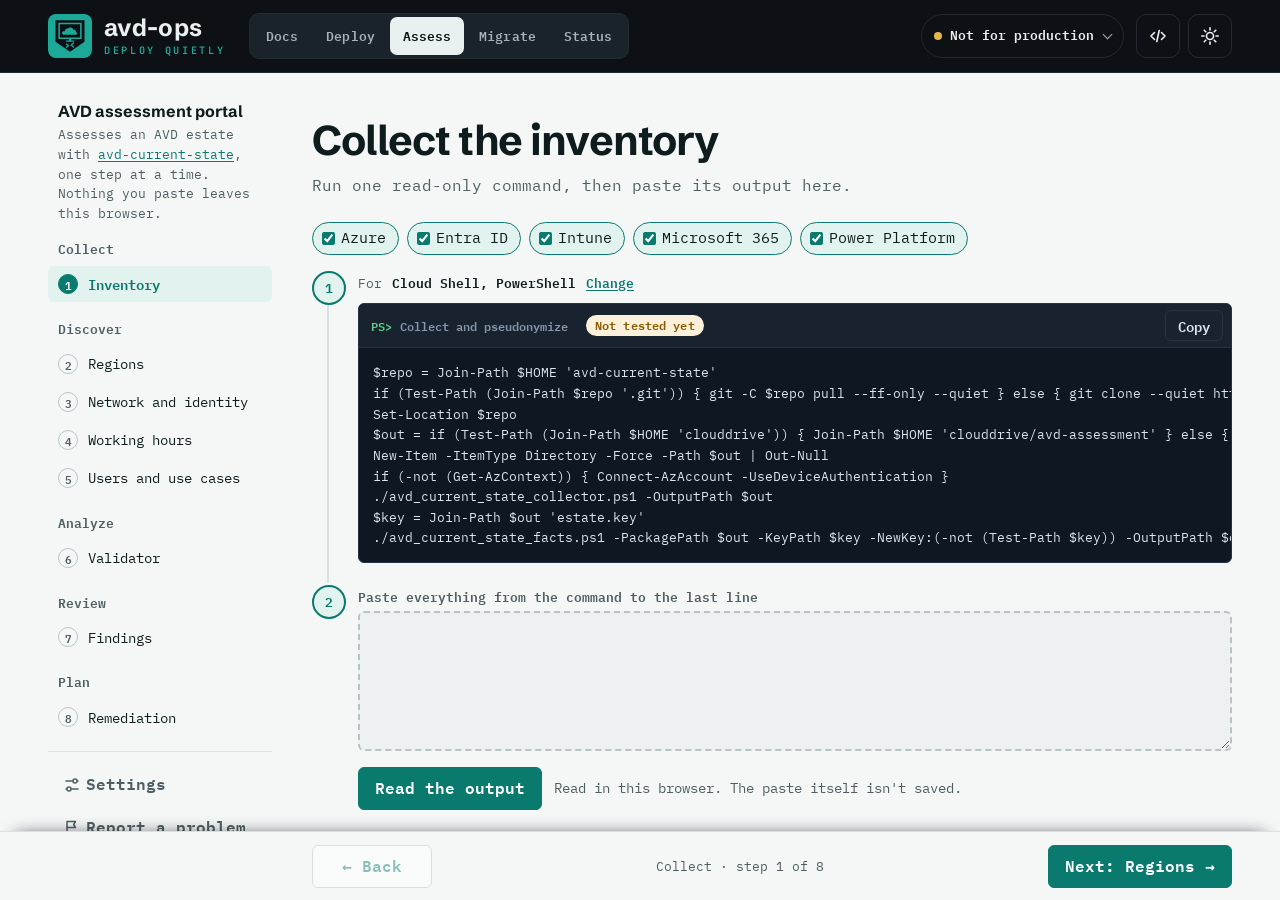
<file: site/index.html>
<!doctype html>
<html lang="en">
<head>
<meta charset="utf-8">
<meta name="viewport" content="width=device-width, initial-scale=1">
<title>avd-current-state &mdash; avd-ops.app/assess/</title>
<meta http-equiv="refresh" content="0; url=portal/">
<link rel="icon" href="assets/brand/favicon.svg" type="image/svg+xml">
<link rel="stylesheet" href="assets/avd-ops.css">
</head>
<body>
<main class="wrap">
<p class="warn"><strong>Personal project, not for production.</strong> Provided as is, without warranty of any kind (MIT License). Not affiliated with, endorsed by or supported by the author's employer, Liquidware or Microsoft.</p>
<p>The assessment portal is at <a href="portal/">portal/</a>.</p>
</main>
</body>
</html>
</file>
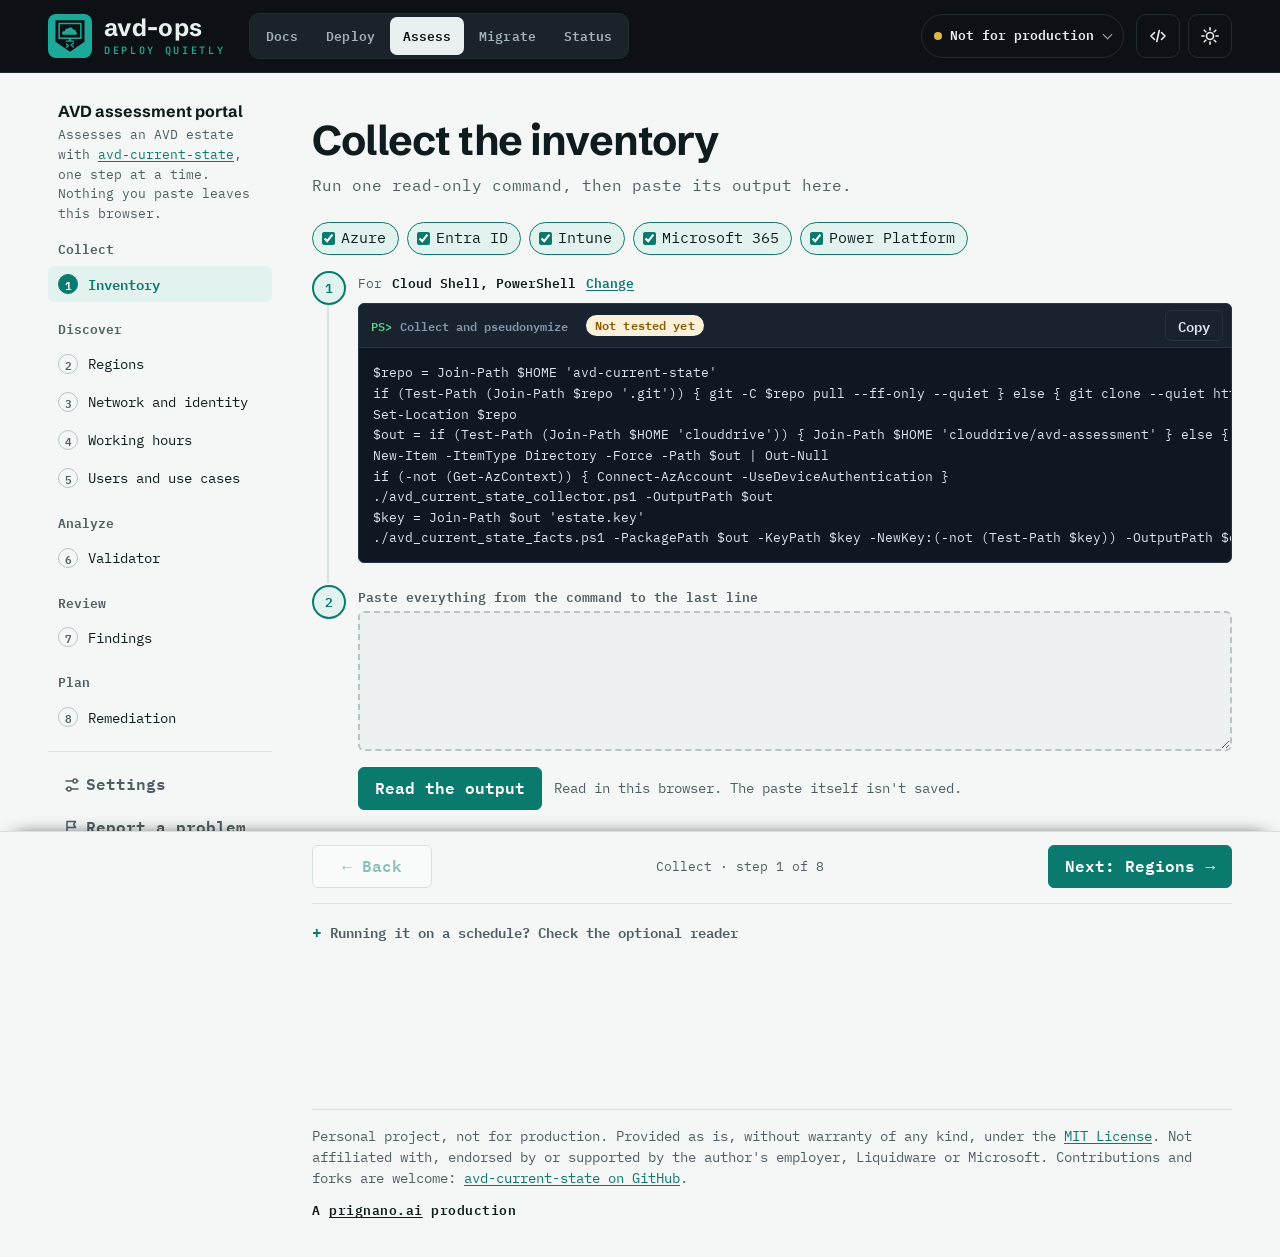
<file: site/portal/index.html>
<!doctype html>
<html lang="en">
<head>
<meta charset="utf-8">
<meta name="viewport" content="width=device-width, initial-scale=1">
<title>AVD Assessment Portal</title>
<meta name="description" content="Walks an Azure Virtual Desktop assessment step by step: collect the inventory, run the discovery interview, analyze against the standards. Everything stays in your browser.">
<link rel="icon" href="../assets/brand/favicon.svg" type="image/svg+xml">
<link rel="stylesheet" href="../assets/avd-ops.css">
<link rel="stylesheet" href="../assets/avd-ops-portal.css">
<link rel="stylesheet" href="../assets/avd-ops-shell.css">
<script src="../assets/theme.js"></script>
<style>
  /* The assessment portal (docs/assessment-portal-spec.md). Tokens, fonts and the shared portal components come
     from the avd-ops design system, vendored in ../assets/ (avd-ops docs/design-system.md), so the page makes
     no request to another site. This block holds only this page's layout. */
  /* The avd-ops shell bar (avd-ops docs/design-system.md, "Shell") lines up with the portal's column; under it the
     page's own title row: the portal's name, then its own links and settings. */
  .shell main{padding-block:0}
  /* avd-ops-portal.css styles every button as a primary action; the shell's theme button keeps the bar's look. */
  .portal header.bar .iconbtn,.portal header.bar .iconbtn:hover:not(:disabled){padding:0;background:transparent;color:var(--shell-fg);border-color:var(--shell-line)}
  .portal header.bar .iconbtn:hover:not(:disabled){background:var(--shell-hover)}
  /* The wizard (avd-ops docs/design-system.md, "Wizard"): the step column, then Back and Next, then the notice and
     credit in the same column. Focus scrolls clear of the bar on top and of Back and Next. */
  .wz-main{min-width:0}
  /* avd-ops-portal.css styles every button as a primary action; the rail's tools keep their quiet look. */
  .portal button.wz-tool,.portal button.wz-tool:hover:not(:disabled){border:0;background:none;color:var(--muted)}
  .portal button.wz-tool:hover:not(:disabled),.portal button.wz-tool[aria-expanded="true"]{background:var(--sunken);color:var(--fg)}
  html{scroll-padding-top:calc(var(--bar) + env(safe-area-inset-top,0px) + 16px);scroll-padding-bottom:96px}
  .wz-stage .row+.row,.wz-stage .switch+.row{margin-top:var(--space-3)}
  .runin{margin:var(--space-3) 0 var(--space-2)}
  .after{max-width:var(--page);margin:0 auto;padding-top:24px;padding-left:max(var(--gutter),env(safe-area-inset-left,0px));padding-right:max(var(--gutter),env(safe-area-inset-right,0px))}
  @media (min-width:64.01rem){.after{padding-left:calc(max(var(--gutter),env(safe-area-inset-left,0px)) + 14rem + var(--space-6))}}
  .reply .table-wrap{margin-top:var(--space-2)}
  .credit{margin:0;padding:0 0 calc(24px + env(safe-area-inset-bottom,0px));font:600 .8rem var(--mono);letter-spacing:.04em;color:var(--fg)}
  .credit a{color:inherit}
  .portal footer.disclaimer{padding-bottom:10px}
  .runin .segmented input:disabled+span{opacity:.45;cursor:default}
  #runin-note{font-size:.88rem}
  #runin-note:empty{display:none}
  .term-head .untested{margin-right:auto;margin-left:10px}
  .term+.requires{margin:6px 0 0}
  .panel-head{display:flex;align-items:baseline;gap:var(--space-3);margin-bottom:var(--space-2)}
  .panel-head h2{margin:0}
  .panel-head button{margin-left:auto}
  .gap{margin-top:var(--space-3)}
  .result-line{display:flex;gap:10px;align-items:center;flex-wrap:wrap;margin:var(--space-3) 0}
  .days{display:flex;flex-wrap:wrap;gap:var(--space-2)}
  .days label{display:inline-flex;gap:6px;align-items:center;border:1px solid var(--line-strong);border-radius:var(--pill);padding:4px 12px 4px 9px;cursor:pointer;font-size:.92rem;background:var(--surface)}
  .days label:has(input:checked){border-color:var(--accent);background:var(--accent-soft)}
  .days input{accent-color:var(--accent);margin:0}
  .errors{margin:var(--space-3) 0 0;padding:var(--space-3) var(--space-4);border:1px solid var(--bad);border-radius:var(--radius-sm);background:var(--bad-soft);color:var(--fg)}
  .errors ul{margin:var(--space-1) 0 0;padding-left:1.2rem}
  .private{font-size:.82rem;color:var(--muted)}
  .private::before{content:"Private: ";font-weight:600}
  .actions{display:flex;flex-wrap:wrap;gap:var(--space-3);align-items:center;margin-top:var(--space-4)}
  .later{border-left:3px solid var(--line-strong);padding-left:var(--space-3);color:var(--muted)}
  [aria-invalid="true"]{border-color:var(--bad)!important}
  .row>.filedrop{flex:1 1 260px}
  #report-body{min-height:220px}
  #report-panel .switch{margin-top:var(--space-3)}
  table.findings caption{text-align:left;font:600 .85rem var(--display);color:var(--muted);padding:var(--space-2) .7rem}
  table.findings td{vertical-align:middle}
  table.findings td.check strong{display:block;font-weight:600}
  table.findings td.check code{font-size:.75rem}
  table.findings .carried{display:block;font-size:.78rem;color:var(--caution)}
  table.findings select,table.findings input[type=text]{min-width:9rem}
  table.findings textarea{min-height:2.4rem;min-width:12rem}
  table.findings tr.hidden-pass{display:none}
  /* Phones: one card per finding. */
  @media (max-width:40rem){
    .findings-wrap{border:0;background:none}
    table.findings thead{position:absolute;width:1px;height:1px;overflow:hidden;clip:rect(0 0 0 0)}
    table.findings,table.findings tbody,table.findings tr,table.findings td{display:block;width:100%}
    table.findings tr{border:1px solid var(--line);border-radius:var(--radius-sm);background:var(--surface);margin-bottom:var(--space-3);padding:var(--space-2) 0}
    table.findings td{border:0;padding:.35rem .8rem}
    table.findings td[data-label]::before{content:attr(data-label);display:block;font:600 .82rem var(--body);color:var(--muted);margin-bottom:2px}
    table.findings tr.hidden-pass{display:none}
  }
</style>
</head>
<body class="portal shell">
<!-- The avd-ops shell (avd-ops docs/design-system.md, "Shell"): the brand bar and switcher shared with avd-ops.dev and the deployment portal. -->
<header class="bar"><div class="bar-in"><a class="brand" href="https://avd-ops.dev/"><img class="mark" src="../assets/brand/mark.svg" alt="" width="44" height="44"><span class="name"><span class="word">avd-ops</span><span class="tag">Deploy quietly</span></span></a>
<nav class="switcher" aria-label="avd-ops tools"><a href="https://avd-ops.dev/">Docs</a><a href="https://avd-ops.app/deploy/">Deploy</a><a href="./" aria-current="page">Assess</a><a href="https://avd-ops.app/migrate/">Migrate</a><a href="https://avd-ops.app/status/">Status</a></nav>
<details class="notice" id="disclaimer"><summary><strong class="long">Personal project. Not for production. No warranty.</strong><strong class="short">Not for production</strong></summary>
<div class="full"><ul><li><strong>Personal project, not for production.</strong> Provided as is, without warranty of any kind (<a href="https://github.com/avd-ops/avd-current-state/blob/main/LICENSE">MIT License</a>).</li>
<li>Not affiliated with, endorsed by or supported by the author's employer, and not an official Microsoft product.</li>
<li>Not a certification, a compliance attestation or a security audit.</li></ul></div></details>
<div class="tools"><button class="iconbtn dev" type="button" aria-pressed="false" aria-label="Show contract and decision IDs (dev mode)" title="Show contract and decision IDs (dev mode)"><svg viewBox="0 0 20 20" fill="none" stroke="currentColor" stroke-width="1.6" stroke-linecap="round" stroke-linejoin="round" aria-hidden="true"><path d="M6.5 6.5 3 10l3.5 3.5M13.5 6.5 17 10l-3.5 3.5M11.2 4.5 8.8 15.5"/></svg></button><button class="iconbtn theme" type="button" aria-label="Switch theme"><svg class="sun" viewBox="0 0 20 20" fill="none" stroke="currentColor" stroke-width="1.6" stroke-linecap="round" aria-hidden="true"><circle cx="10" cy="10" r="3.5"/><path d="M10 1.8v2.2M10 16v2.2M1.8 10H4M16 10h2.2M4.2 4.2l1.6 1.6M14.2 14.2l1.6 1.6M4.2 15.8l1.6-1.6M14.2 5.8l1.6-1.6"/></svg><svg class="moon" viewBox="0 0 20 20" fill="none" stroke="currentColor" stroke-width="1.6" stroke-linejoin="round" aria-hidden="true"><path d="M16.5 12.4A7 7 0 0 1 7.6 3.5a7 7 0 1 0 8.9 8.9Z"/></svg></button></div></div></header>
<!-- Settings and Report a problem open as sheets over the step (avd-ops docs/design-system.md, "Sheet"); Escape or the backdrop closes them. -->
<button type="button" class="sheet-backdrop hidden" id="sheet-backdrop" aria-label="Close" tabindex="-1"></button>
<section class="sheet hidden" id="settings-panel" role="dialog" aria-modal="true" aria-labelledby="settings-title">
  <div class="panel-head"><h2 id="settings-title">Assessment settings</h2><button type="button" class="linkbtn" id="settings-close">Close</button></div>
  <p class="muted">Used to build the commands. Kept only in this browser.</p>
  <!-- Run in (avd-ops docs/design-system.md): every command block follows this choice. Cloud Shell PowerShell is the default; the choice is kept in this browser only. -->
  <div class="runin" id="runin" role="group" aria-labelledby="runin-title"><span class="runin-title" id="runin-title">Run the commands in</span>
    <div class="segmented" role="radiogroup" aria-label="Where"><label><input type="radio" name="runin-where" value="cloudshell" checked><span>Cloud Shell</span></label><label><input type="radio" name="runin-where" value="windows"><span>Windows</span></label><label><input type="radio" name="runin-where" value="macos"><span>macOS</span></label></div>
    <div class="segmented" role="radiogroup" aria-label="Shell"><label><input type="radio" name="runin-shell" value="pwsh" checked><span>PowerShell</span></label><label><input type="radio" name="runin-shell" value="bash"><span>Bash</span></label></div>
    <div class="segmented" role="radiogroup" aria-label="Cloud"><label><input type="radio" name="runin-cloud" value="commercial" checked><span>Commercial</span></label><label><input type="radio" name="runin-cloud" value="usgov"><span>Azure US Gov / GCC High</span></label></div>
    <span class="muted" id="runin-note"></span>
  </div>
  <label class="field gap"><span>Subscriptions to collect</span><textarea class="prose" id="subscriptions" autocomplete="off" placeholder="One per line, by name. Empty: every subscription you can read."></textarea></label>
  <div class="row gap">
    <label class="field"><span>Subscription to validate</span><input type="text" id="validationSubscription" autocomplete="off" placeholder="Empty: the first one above"></label>
    <label class="field"><span>Resource group (optional)</span><input type="text" id="resourceGroup" autocomplete="off" placeholder="Empty: every host pool in the subscription"></label>
  </div>
  <div class="actions">
    <button type="button" class="secondary" id="reset">Start over</button>
    <span class="muted">Clears the saved progress, answers, notes and settings from this browser.</span>
  </div>
</section>

<!-- Report a problem (docs/assessment-portal-spec.md, decision 5): redacted here with the avd-ops engine's
     redact.js, then GitHub's new-issue form opens with it. Nothing is sent from this page. -->
<section class="sheet hidden" id="report-panel" role="dialog" aria-modal="true" aria-labelledby="report-title">
  <div class="panel-head"><h2 id="report-title">Report a problem</h2><button type="button" class="linkbtn" id="report-close">Close</button></div>
  <p>This opens a <strong>public</strong> GitHub issue. Your browser redacts the report first. Read it before you send it.</p>
  <details class="more"><summary>What gets removed</summary>
    <p>Anything that looks like a password, key or token; email addresses and UPNs; tenant and domain names; IDs; public IP addresses; user names in paths; subscription and resource group names (from your settings and the output); resource names in Azure resource IDs; storage and key vault names; and the words you add below. Server names the output prints any other way are not found: add them. Nothing leaves this page until you submit the issue on GitHub, which needs a GitHub account.</p>
  </details>
  <label class="field gap"><span>What were you doing, and what went wrong?</span><textarea class="prose" id="report-desc" rows="3"></textarea></label>
  <label class="switch gap"><input type="checkbox" id="report-output" checked><span><strong>Include the output pasted at this stage</strong></span></label>
  <label class="field gap"><span>Also remove (comma-separated: company, server and app names, anything else private)</span><input type="text" id="report-terms" autocomplete="off"></label>
  <label class="field gap"><span>The report, as it will be sent (you can edit it)</span><textarea id="report-body" spellcheck="false"></textarea></label>
  <p class="muted" id="report-summary" role="status"></p>
  <label class="switch"><input type="checkbox" id="report-ok"><span><strong>I have read the report and it holds nothing private</strong></span></label>
  <div class="actions">
    <button type="button" id="report-submit" disabled>Open GitHub issue</button>
    <button type="button" class="secondary" id="report-copy">Copy report</button>
    <span class="muted" id="report-status" role="status"></span>
  </div>
</section>

<!-- The wizard (avd-ops docs/design-system.md, "Wizard"): the steps down the left, grouped by the five stages,
     one step on screen at a time. portal.js fills the list and the progress bar from its STEPS. -->
<main class="wz-layout">
  <header class="top wz-rail">
    <div class="title"><h1>AVD assessment portal</h1>
      <p class="purpose">Assesses an AVD estate with <a href="https://github.com/avd-ops/avd-current-state">avd-current-state</a>, one step at a time. Nothing you paste leaves this browser.</p></div>
    <ol class="wz-list" id="steps" aria-label="Assessment progress"></ol>
    <ol class="wz-progress" id="steps-bar" aria-label="Assessment progress"></ol>
    <div class="toplinks wz-tools">
      <button type="button" class="wz-tool" id="settings-link" aria-controls="settings-panel" aria-expanded="false" title="Assessment settings"><svg viewBox="0 0 16 16" aria-hidden="true" fill="none" stroke="currentColor" stroke-width="1.5" stroke-linecap="round"><path d="M2 4h7M13 4h1M2 12h1M7 12h7"/><circle cx="11" cy="4" r="2"/><circle cx="5" cy="12" r="2"/></svg><span class="t">Settings</span></button>
      <button type="button" class="wz-tool" id="report-link" aria-controls="report-panel" aria-expanded="false" title="Report a problem"><svg viewBox="0 0 16 16" aria-hidden="true" fill="none" stroke="currentColor" stroke-width="1.5" stroke-linecap="round" stroke-linejoin="round"><path d="M3 14V2.5h8.5l-1.8 3 1.8 3H3"/></svg><span class="t">Report a problem</span></button></div>
  </header>
  <div class="wz-main">

  <section class="wz-stage" id="stage-collect" data-step="collect" aria-labelledby="collect-title">
    <h2 id="collect-title">Collect the inventory</h2>
    <p class="purpose">Run one read-only command, then paste its output here.</p>
    <div class="days gap" id="planes" role="group" aria-label="Control planes to collect">
      <label><input type="checkbox" value="azure" checked> Azure</label><label><input type="checkbox" value="entra" checked> Entra ID</label><label><input type="checkbox" value="intune" checked> Intune</label><label><input type="checkbox" value="m365" checked> Microsoft 365</label><label><input type="checkbox" value="power-platform" checked> Power Platform</label>
    </div>
    <div class="slot">
      <div class="stop" id="collect-run">
        <p class="runline">For <strong class="runin-where">Cloud Shell, PowerShell</strong><button type="button" class="linkbtn" data-runin-change>Change</button></p>
        <div class="term"><div class="term-head"><span class="term-label">Collect and pseudonymize</span><button type="button" data-copy="collect-cmd">Copy</button></div><pre id="collect-cmd"></pre></div>
      </div>
      <div class="stop" id="collect-paste-stop">
        <label class="field"><span>Paste everything from the command to the last line</span><textarea class="paste" id="collect-paste" spellcheck="false" autocomplete="off"></textarea></label>
        <div class="actions"><button type="button" id="collect-read">Read the output</button><span class="quiet">Read in this browser. The paste itself isn't saved.</span></div>
        <div id="collect-result" class="gap" aria-live="polite"></div>
      </div>
    </div>
    <details class="more"><summary>What the command does</summary>
      <p>The collector reads what is in your subscriptions through Resource Graph and writes an evidence package in Cloud Shell. Then the facts script gives the estate a pseudonym, which the later steps use instead of any name. Both only read. Run each command in <a href="https://shell.azure.com/powershell" target="_blank" rel="noopener">Azure Cloud Shell</a> and paste the output back: nothing you paste or type leaves this page unless you send a report yourself.</p>
    </details>
    <details class="more" id="reader-run"><summary>Running it on a schedule? Check the optional reader</summary>
      <p>An optional read-only identity lets GitHub Actions in your private repo run the collector with nobody signed in. Set it up from the <a href="https://github.com/avd-ops/avd-current-state/blob/main/docs/reader-identity.md">reader guide</a>; this check only reads.</p>
      <div class="term"><div class="term-head"><span class="term-label">Check the reader</span><button type="button" data-copy="reader-cmd">Copy</button></div><pre id="reader-cmd"></pre></div>
    </details>
  </section>

  <section class="wz-stage hidden discover" id="stage-regions" data-step="regions" aria-labelledby="regions-title">
    <h2 id="regions-title">Residency and regions</h2>
    <p class="purpose">Where the estate's data must stay, and where you would like it.</p>
    <label class="switch"><input type="checkbox" id="residencyRequired"><span><strong>Data must stay in named regions</strong><br><span class="muted">Regulation or contract, not preference.</span></span></label>
    <div class="row gap">
      <label class="field"><span>Regions data must stay in</span><input type="text" id="residencyRegions" autocomplete="off" placeholder="eastus2, centralus"></label>
      <label class="field"><span>Preferred regions, most preferred first (up to 3)</span><input type="text" id="preferredRegions" autocomplete="off" placeholder="eastus2, centralus"></label>
    </div>
    <label class="field gap"><span class="private">notes</span><textarea class="prose" data-note="residency" aria-label="Private notes on residency and regions"></textarea></label>
    <details class="more"><summary>Where the answers go</summary>
      <p>The discovery interview asks what telemetry can't know. The answers become <code>intake.json</code> (avd-intake/v1), which holds only choices, region names, times and the estate pseudonym. Private notes go in a notes file that stays on your device.</p>
    </details>
  </section>

  <section class="wz-stage hidden discover" id="stage-network" data-step="network" aria-labelledby="network-title">
    <h2 id="network-title">Network and identity</h2>
    <p class="purpose">The network the landing zone joins, and the identity it is held to.</p>
    <label class="field"><span>The network the landing zone has to join</span>
      <select id="existingHub"><option value="">Choose one</option><option value="none">None: a new, standalone network</option><option value="azure-hub">An Azure hub virtual network</option><option value="vwan">A Virtual WAN hub</option><option value="other">Something else</option></select></label>
    <label class="field gap"><span class="private">notes</span><textarea class="prose" data-note="network" aria-label="Private notes on the network"></textarea></label>
    <label class="field gap"><span>The identity lane the estate is held to</span>
      <select id="identityConstraints"><option value="">Choose one</option><option value="entra-only">Microsoft Entra ID only</option><option value="hybrid-ad">Hybrid with Active Directory</option><option value="entra-ds">Microsoft Entra Domain Services</option><option value="undecided">Not decided yet</option></select></label>
    <label class="field gap"><span class="private">notes</span><textarea class="prose" data-note="identity" aria-label="Private notes on identity"></textarea></label>
  </section>

  <section class="wz-stage hidden discover" id="stage-hours" data-step="hours" aria-labelledby="hours-title">
    <h2 id="hours-title">Working hours</h2>
    <p class="purpose">When most users start and finish, and on which days.</p>
    <div class="row">
      <label class="field"><span>Most users start</span><input type="time" id="start" value="07:00"></label>
      <label class="field"><span>Most users finish</span><input type="time" id="end" value="19:00"></label>
      <label class="field"><span>Time zone</span><input type="text" id="timeZone" autocomplete="off" list="zones" placeholder="America/Chicago"></label>
    </div>
    <div class="days gap" id="days" role="group" aria-label="Working days">
      <label><input type="checkbox" value="Mon" checked> Mon</label><label><input type="checkbox" value="Tue" checked> Tue</label><label><input type="checkbox" value="Wed" checked> Wed</label><label><input type="checkbox" value="Thu" checked> Thu</label><label><input type="checkbox" value="Fri" checked> Fri</label><label><input type="checkbox" value="Sat"> Sat</label><label><input type="checkbox" value="Sun"> Sun</label>
    </div>
    <label class="field gap"><span class="private">notes</span><textarea class="prose" data-note="hours" aria-label="Private notes on working hours"></textarea></label>
  </section>

  <section class="wz-stage hidden discover" id="stage-people" data-step="people" aria-labelledby="people-title">
    <h2 id="people-title">Users and use cases</h2>
    <p class="purpose">Note who works on the estate and what hurts today, then build <code>intake.json</code>.</p>
    <label class="field"><span class="private">notes on users and use cases</span><textarea class="prose" data-note="users" aria-label="Private notes on users and use cases"></textarea></label>
    <label class="field gap"><span class="private">notes, anything else</span><textarea class="prose" data-note="other" aria-label="Private notes, anything else"></textarea></label>
    <div class="row gap">
      <label class="field"><span>Default network kind for imported user checks</span>
        <select id="linecheck-kind"><option value="office">Office</option><option value="branch">Branch</option><option value="home">Home</option><option value="guest">Guest</option><option value="partner">Partner</option><option value="other">Other</option></select></label>
      <label class="filedrop" id="linecheck-drop"><input type="file" id="linecheck-file" accept=".json,application/json" multiple aria-describedby="linecheck-hint"><span class="what">Load avd-linecheck JSON (optional)</span><span class="hint" id="linecheck-hint">Drop one or more user network and sentiment exports. Banded in your browser, never uploaded.</span><span class="file" id="linecheck-name"></span><span class="error" id="linecheck-error" role="alert"></span></label>
    </div>
    <div class="result-line hidden" id="linecheck-summary"></div>
    <div class="row gap">
      <label class="field"><span>Estate</span><input type="text" id="estate" autocomplete="off" placeholder="est-0a1b2c3d" aria-describedby="estate-hint"><small id="estate-hint">Filled in from the Collect step.</small></label>
      <label class="field"><span>Answered on</span><input type="text" id="answeredOn" autocomplete="off" placeholder="2026-10-21"></label>
    </div>
    <div class="actions"><button type="button" id="intake-build">Build intake.json</button><a class="btnlink secondary" id="notes-download" href="#" download="discovery-notes.md">Download discovery notes</a></div>
    <div id="intake-errors" aria-live="polite"></div>
    <div id="intake-out" class="hidden gap">
      <p class="runline">For <strong class="runin-where">Cloud Shell, PowerShell</strong><button type="button" class="linkbtn" data-runin-change>Change</button></p>
      <div class="term"><div class="term-head"><span class="term-label">Write intake.json</span><button type="button" data-copy="intake-cmd">Copy</button></div><pre id="intake-cmd"></pre></div>
      <div class="actions"><a class="btnlink secondary" id="intake-download" href="#" download="intake.json">Download intake.json</a><span class="quiet">It holds no names, so this block is safe to paste.</span></div>
    </div>
    <details class="more"><summary>About the notes and intake.json</summary>
      <p>Notes only for now; the structured use case record comes with avd-assess's discovery guide. Importing <code>avd-linecheck</code> exports folds banded user ratings, symptom chips and per-network reachability into <code>intake.json</code> (with zero free text). The block writes <code>intake.json</code> beside the evidence packages, where the validator reads it.</p>
    </details>
  </section>

  <section class="wz-stage hidden" id="stage-analyze" data-step="analyze" aria-labelledby="analyze-title">
    <h2 id="analyze-title">Analyze against the standards</h2>
    <p class="purpose">Run the read-only validator, then paste its output here.</p>
    <div class="slot">
      <div class="stop" id="analyze-run">
        <p class="runline">For <strong class="runin-where">Cloud Shell, PowerShell</strong><button type="button" class="linkbtn" data-runin-change>Change</button></p>
        <div class="term"><div class="term-head"><span class="term-label">Validate</span><button type="button" data-copy="analyze-cmd">Copy</button></div><pre id="analyze-cmd"></pre></div>
      </div>
      <div class="stop" id="analyze-paste-stop">
        <label class="field"><span>Paste everything from the command to the last line</span><textarea class="paste" id="analyze-paste" spellcheck="false" autocomplete="off"></textarea></label>
        <div class="actions"><button type="button" id="analyze-read">Read the output</button><span class="quiet">Read in this browser. The paste itself isn't saved.</span></div>
        <div id="analyze-result" class="gap" aria-live="polite"></div>
      </div>
    </div>
    <details class="more"><summary>What the validator checks</summary>
      <p>The validator checks every host pool after deployment: wiring, app group access, session host health, profile storage, scaling, diagnostics and backup. Scoring against the avd-assess method, with <code>intake.json</code>, joins this step when the validator's assess mode lands.</p>
    </details>
  </section>

  <section class="wz-stage hidden" id="stage-review" data-step="review" aria-labelledby="review-title">
    <h2 id="review-title">Review the findings</h2>
    <p class="purpose">Load <code>assessment.json</code>, then decide each finding: fix, accept or defer.</p>
    <div class="row">
      <label class="filedrop" id="assessment-drop"><input type="file" id="assessment-file" accept=".json,application/json" aria-describedby="assessment-hint"><span class="what">Load assessment.json</span><span class="hint" id="assessment-hint">Drop it here or choose it. Read in your browser, never uploaded.</span><span class="file" id="assessment-name"></span><span class="error" id="assessment-error" role="alert"></span></label>
      <label class="filedrop" id="prior-drop"><input type="file" id="prior-file" accept=".json,application/json" aria-describedby="prior-hint"><span class="what">Earlier review.json (optional)</span><span class="hint" id="prior-hint">Carries forward the decisions whose outcome didn't change, marked for a second look.</span><span class="file" id="prior-name"></span><span class="error" id="prior-error" role="alert"></span></label>
    </div>
    <div id="review-body" class="hidden">
      <div class="result-line" id="review-summary"></div>
      <div class="result-line" id="review-planes"></div>
      <div class="result-line hidden" id="review-sentiment"></div>
      <details class="more" id="review-diagram-panel">
        <summary>As-is architecture &amp; network diagram</summary>
        <p class="muted">Generated from your Assessment Report (<code>assessment.json</code><span class="dev-id">, C21</span>) findings and Discovery Intake (<code>intake.json</code><span class="dev-id">, C19</span>) answers across all five control planes and four Azure architecture zones.</p>
        <div id="review-diagram"></div>
        <div class="actions">
          <a class="btnlink secondary" id="diagram-svg-download" href="#" download="as-is-architecture.svg">Export SVG (.svg)</a>
          <a class="btnlink secondary" id="diagram-mmd-download" href="#" download="as-is-architecture.mmd">Export Mermaid (.mmd)</a>
          <a class="btnlink secondary" id="diagram-drawio-download" href="#" download="as-is-architecture.drawio">Export Draw.io (.drawio)</a>
        </div>
      </details>
      <div class="row">
        <label class="switch"><input type="checkbox" id="hide-pass" checked><span><strong>Hide passing checks</strong></span></label>
        <label class="field"><span>Reviewed on</span><input type="text" id="reviewedOn" autocomplete="off" placeholder="2026-10-21"></label>
      </div>
      <div class="table-wrap findings-wrap">
        <table class="findings">
          <caption>Findings, worst first</caption>
          <thead><tr><th scope="col">Check</th><th scope="col">Outcome</th><th scope="col">Decision</th><th scope="col">Reason</th><th scope="col">Review by</th><th scope="col">Private note</th></tr></thead>
          <tbody id="findings"></tbody>
        </table>
      </div>
      <div class="actions"><button type="button" id="review-build">Build review.json</button><a class="btnlink secondary" id="notes-download-2" href="#" download="discovery-notes.md">Download notes with findings</a></div>
      <div id="review-errors" aria-live="polite"></div>
      <div id="review-out" class="hidden gap">
        <p class="runline">For <strong class="runin-where">Cloud Shell, PowerShell</strong><button type="button" class="linkbtn" data-runin-change>Change</button></p>
        <div class="term"><div class="term-head"><span class="term-label">Write review.json</span><button type="button" data-copy="review-cmd">Copy</button></div><pre id="review-cmd"></pre></div>
        <div class="actions"><a class="btnlink secondary" id="review-download" href="#" download="review.json">Download review.json</a><span class="quiet">It holds no names, so this block is safe to paste.</span></div>
      </div>
    </div>
    <details class="more"><summary>What review.json holds</summary>
      <p>The decisions become <code>review.json</code> (avd-assessment-review/v1), which pins the report by its hash and holds only check IDs and reason codes. A note on a finding goes to your private notes file. The block writes it beside the evidence packages.</p>
    </details>
  </section>

  <section class="wz-stage hidden" id="stage-plan" data-step="plan" aria-labelledby="plan-title">
    <h2 id="plan-title">Plan the remediation</h2>
    <p class="purpose">The findings to fix become an ordered plan you can download.</p>
    <p class="muted" id="plan-empty">Load <code>assessment.json</code> in the Review step first.</p>
    <div id="plan-body" class="hidden">
      <div class="result-line" id="plan-summary"></div>
      <p class="muted" id="plan-review-note"></p>
      <div class="row">
        <label class="field"><span>Planned on</span><input type="text" id="plannedOn" autocomplete="off" placeholder="2026-10-22"></label>
      </div>
      <div class="table-wrap findings-wrap">
        <table class="findings">
          <caption>The plan, in priority order: gap, warn, unknown; then severity</caption>
          <thead><tr><th scope="col">Order</th><th scope="col">Plane</th><th scope="col">Check</th><th scope="col">Outcome</th><th scope="col">Change</th><th scope="col">Why</th></tr></thead>
          <tbody id="plan-items"></tbody>
        </table>
      </div>
      <div id="plan-skipped"></div>
      <div class="actions"><button type="button" id="plan-build">Build plan.json</button></div>
      <div id="plan-errors" aria-live="polite"></div>
      <div id="plan-out" class="hidden gap">
        <p class="runline">For <strong class="runin-where">Cloud Shell, PowerShell</strong><button type="button" class="linkbtn" data-runin-change>Change</button></p>
        <div class="term"><div class="term-head"><span class="term-label">Write plan.json</span><button type="button" data-copy="plan-cmd">Copy</button></div><pre id="plan-cmd"></pre></div>
        <div class="actions"><a class="btnlink secondary" id="plan-download" href="#" download="plan.json">Download plan.json</a><a class="btnlink secondary" id="plan-md-download" href="#" download="plan.md">Download plan.md</a><span class="quiet">They hold no names, so this block is safe to paste.</span></div>
      </div>
    </div>
    <details class="more"><summary>What goes into the plan</summary>
      <p>The findings you chose to fix, and every finding nobody reviewed, become an ordered plan: what good looks like and why, the landing zone parameter or setting that changes it where one is known, and what is outside the landing zone's reach. Accepted and deferred findings stay out. Saved as <code>plan.json</code> (avd-remediation-plan/v1), which holds only check IDs, citations and public values, and <code>plan.md</code> for people.</p>
      <p>A landing zone change fixes only what the landing zone deployed. A finding on a resource it doesn't own is changed where that resource is managed.</p>
    </details>
  </section>
  </div>
</main>
<nav class="wz-nav wide" aria-label="Step navigation"><div class="in">
  <button type="button" class="secondary" id="back">&larr; Back</button>
  <span class="where" id="where"></span>
  <button type="button" id="next">Next &rarr;</button>
</div></nav>
<div class="after">
  <footer class="disclaimer">Personal project, not for production. Provided as is, without warranty of any kind, under the <a href="https://github.com/avd-ops/avd-current-state/blob/main/LICENSE">MIT License</a>. Not affiliated with, endorsed by or supported by the author's employer, Liquidware or Microsoft. Contributions and forks are welcome: <a href="https://github.com/avd-ops/avd-current-state">avd-current-state on GitHub</a>.</footer>
  <p class="credit">A <a href="https://prignano.ai/">prignano.ai</a> production</p>
</div>
<datalist id="zones"><option value="UTC"><option value="America/New_York"><option value="America/Chicago"><option value="America/Denver"><option value="America/Los_Angeles"><option value="America/Toronto"><option value="America/Sao_Paulo"><option value="Europe/London"><option value="Europe/Dublin"><option value="Europe/Amsterdam"><option value="Europe/Berlin"><option value="Europe/Paris"><option value="Asia/Singapore"><option value="Asia/Tokyo"><option value="Asia/Kolkata"><option value="Australia/Sydney"></datalist>
<script src="portal-config.js"></script>
<script src="../assets/engine/core.js"></script>
<script src="../assets/engine/blocks.js"></script>
<script src="../assets/engine/runin.js"></script>
<script src="../assets/engine/statelines.js"></script>
<script src="../assets/engine/redact.js"></script>
<script src="assess-catalog.js"></script>
<script src="assess-core.js"></script>
<script src="portal.js"></script>
</body>
</html>
</file>
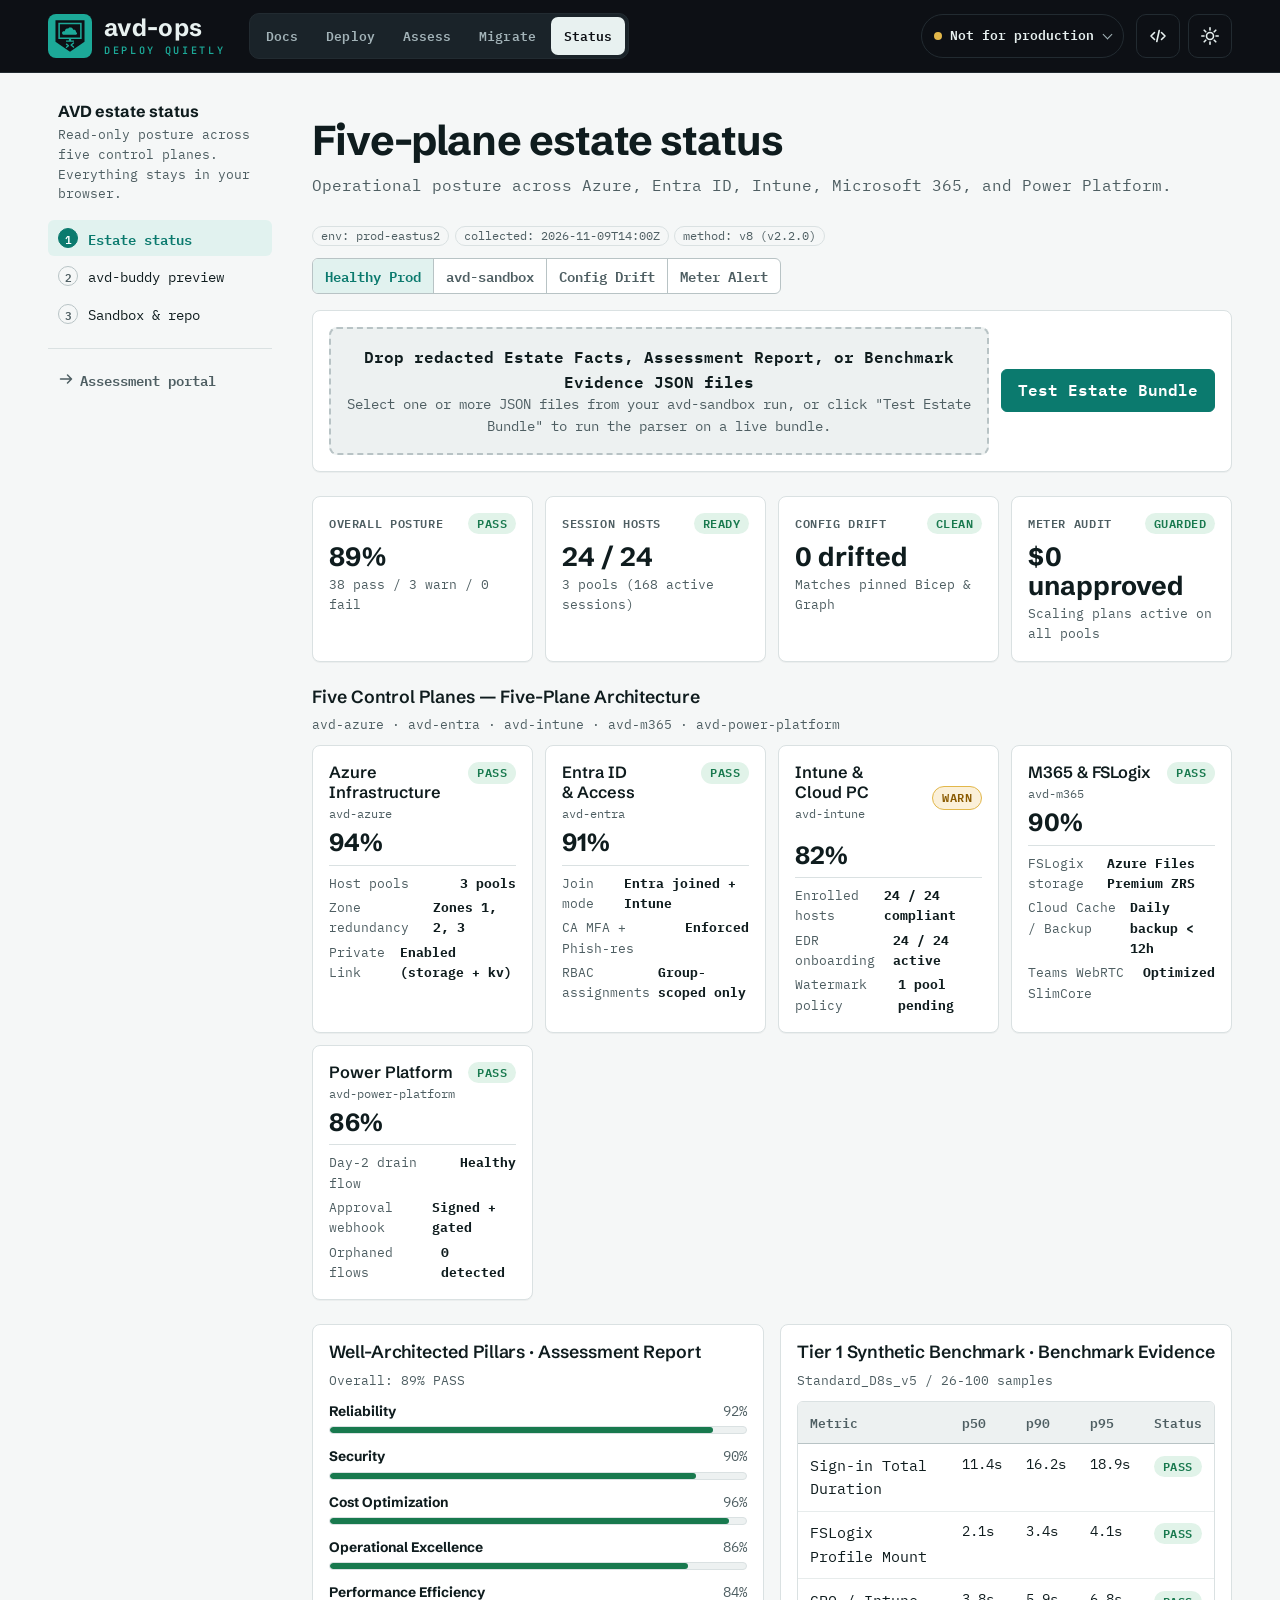
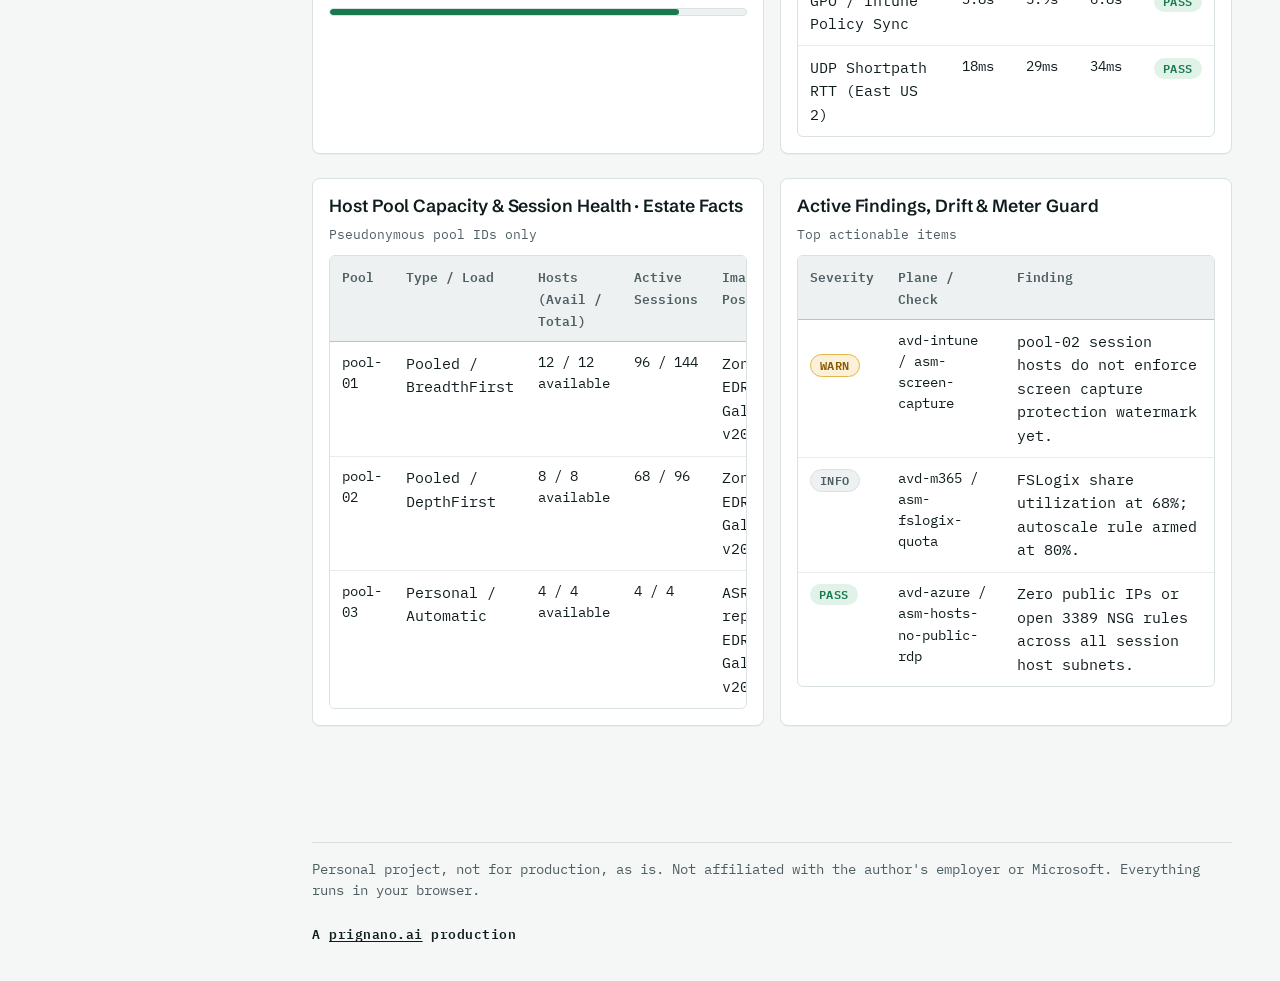
<file: site/status/index.html>
<!doctype html>
<html lang="en">
<head>
<meta charset="utf-8">
<meta name="viewport" content="width=device-width, initial-scale=1">
<title>AVD Estate Status Dashboard &mdash; avd-ops</title>
<meta name="description" content="Five-plane Azure Virtual Desktop estate status dashboard over C11 facts, C21 assessment bundles, and C25 synthetic benchmarks, plus the avd-buddy PWA status preview.">
<link rel="icon" href="../assets/brand/favicon.svg" type="image/svg+xml">
<link rel="stylesheet" href="../assets/avd-ops.css">
<link rel="stylesheet" href="../assets/avd-ops-portal.css">
<link rel="stylesheet" href="../assets/avd-ops-shell.css">
<script src="../assets/theme.js"></script>
<style>
  .shell main{padding-block:0}
  .portal header.bar .iconbtn,.portal header.bar .iconbtn:hover:not(:disabled){padding:0;background:transparent;color:var(--shell-fg);border-color:var(--shell-line)}
  .portal header.bar .iconbtn:hover:not(:disabled){background:var(--shell-hover)}
  .wz-main{min-width:0}
  .portal button.wz-tool,.portal button.wz-tool:hover:not(:disabled),.portal a.wz-tool,.portal a.wz-tool:hover{border:0;background:none;color:var(--muted)}
  .portal button.wz-tool:hover:not(:disabled),.portal button.wz-tool[aria-expanded="true"],.portal a.wz-tool:hover{background:var(--sunken);color:var(--fg)}
  html{scroll-padding-top:calc(var(--bar) + env(safe-area-inset-top,0px) + 16px);scroll-padding-bottom:40px}
  .toolbar{display:flex;flex-wrap:wrap;gap:var(--space-3);align-items:center;justify-content:space-between;margin:0 0 var(--space-4)}
  .kpis{display:grid;grid-template-columns:repeat(auto-fit,minmax(12.5rem,1fr));gap:var(--space-3);margin-bottom:var(--space-5)}
  .kpi{background:var(--surface);border:1px solid var(--line);border-radius:var(--radius);padding:var(--space-4);box-shadow:var(--shadow)}
  .kpi-head{display:flex;justify-content:space-between;align-items:center;gap:var(--space-2);margin-bottom:var(--space-2)}
  .kpi-label{font:600 .78rem var(--mono);text-transform:uppercase;letter-spacing:.05em;color:var(--muted)}
  .kpi-val{font:700 1.65rem/1.1 var(--display);margin-bottom:var(--space-1)}
  .kpi-sub{font-size:.82rem;color:var(--muted)}
  .planes{display:grid;grid-template-columns:repeat(auto-fit,minmax(12.5rem,1fr));gap:var(--space-3);margin-bottom:var(--space-5)}
  .plane{background:var(--surface);border:1px solid var(--line);border-radius:var(--radius);padding:var(--space-4);box-shadow:var(--shadow);display:flex;flex-direction:column;gap:var(--space-2)}
  .plane-top{display:flex;justify-content:space-between;align-items:flex-start;gap:var(--space-2)}
  .plane-title{font:700 1rem var(--display);margin:0}
  .plane-repo{font:500 .75rem var(--mono);color:var(--muted)}
  .plane-score{font:700 1.55rem/1.1 var(--display)}
  .plane-rows{border-top:1px solid var(--line);padding-top:var(--space-2);display:flex;flex-direction:column;gap:var(--space-1);font-size:.82rem}
  .plane-row{display:flex;justify-content:space-between;gap:var(--space-2)}
  .plane-row span:first-child{color:var(--muted)}
  .plane-row strong{font-family:var(--mono)}
  .grid-2{display:grid;grid-template-columns:repeat(auto-fit,minmax(20rem,1fr));gap:var(--space-4);margin-bottom:var(--space-5)}
  .sec-head{display:flex;flex-wrap:wrap;justify-content:space-between;align-items:baseline;gap:var(--space-2) var(--space-3);margin:0 0 var(--space-3)}
  .sec-head h3{margin:0;font-size:1.1rem}
  .sec-head span{font:500 .8rem var(--mono);color:var(--muted)}
  .badge{display:inline-block;font:600 .75rem/1.6 var(--mono);letter-spacing:.04em;border-radius:var(--pill);padding:1px 9px;white-space:nowrap}
  .badge.pass{color:var(--good);background:var(--good-soft)}
  .badge.warn{color:var(--caution);background:var(--caution-soft)}
  .badge.fail{color:var(--bad);background:var(--bad-soft)}
  .badge.neutral{color:var(--muted);background:var(--sunken);border:1px solid var(--line)}
  .pillar-list{display:flex;flex-direction:column;gap:var(--space-3)}
  .pillar-top{display:flex;justify-content:space-between;font-size:.86rem;margin-bottom:var(--space-1)}
  .pillar-top strong{font-family:var(--display)}
  .pillar-top span{font-family:var(--mono);color:var(--muted)}
  .meter-bar{height:8px;border-radius:var(--pill);background:var(--sunken);border:1px solid var(--line);overflow:hidden}
  .meter-fill{height:100%;border-radius:var(--pill);background:var(--accent)}
  .meter-fill.good{background:var(--good)}
  .meter-fill.caution{background:var(--caution)}
  .meter-fill.bad{background:var(--bad)}
  .w-100{width:100%}.w-96{width:96%}.w-92{width:92%}.w-88{width:88%}.w-86{width:86%}.w-84{width:84%}.w-82{width:82%}.w-78{width:78%}.w-74{width:74%}.w-70{width:70%}.w-64{width:64%}.w-58{width:58%}.w-48{width:48%}
  .drop-panel{margin-bottom:var(--space-5)}
  .drop-row{display:flex;flex-wrap:wrap;gap:var(--space-3);align-items:center}
  .drop-row .filedrop{flex:1 1 18rem;padding:var(--space-4)}
  .buddy-grid{display:grid;grid-template-columns:minmax(18rem,24rem) 1fr;gap:var(--space-5);align-items:start}
  @media (max-width:56rem){.buddy-grid{grid-template-columns:1fr}}
  .buddy-grid .segmented{margin-bottom:var(--space-4)}
  .phone{background:var(--shell);color:var(--shell-fg);border:2px solid var(--shell-line);border-radius:var(--radius-lg);padding:var(--space-4);box-shadow:var(--shadow-2)}
  .phone-bar{display:flex;justify-content:space-between;align-items:center;padding-bottom:var(--space-3);border-bottom:1px solid var(--shell-line);margin-bottom:var(--space-3)}
  .phone-bar strong{font:700 1rem var(--display)}
  .phone-card{background:var(--shell-hover);border:1px solid var(--shell-line);border-radius:var(--radius-sm);padding:var(--space-3);margin-bottom:var(--space-3)}
  .phone-card h3{font:600 .78rem var(--mono);text-transform:uppercase;letter-spacing:.05em;color:var(--shell-muted);margin:0 0 var(--space-2)}
  .phone-row{display:flex;justify-content:space-between;align-items:center;gap:var(--space-2);padding:var(--space-1) 0;font-size:.84rem}
  .phone-nav{display:grid;grid-template-columns:repeat(3,1fr);gap:var(--space-2);padding-top:var(--space-2);border-top:1px solid var(--shell-line);text-align:center;font:600 .78rem var(--mono)}
  .phone-tab{padding:var(--space-2);border-radius:var(--radius-sm);color:var(--shell-muted)}
  .phone-tab.active{background:var(--accent-soft);color:var(--accent)}
  .after{max-width:var(--page);margin:0 auto;padding-top:24px;padding-left:max(var(--gutter),env(safe-area-inset-left,0px));padding-right:max(var(--gutter),env(safe-area-inset-right,0px))}
  @media (min-width:64.01rem){.after{padding-left:calc(max(var(--gutter),env(safe-area-inset-left,0px)) + 14rem + var(--space-6))}}
  .credit{margin:0;padding:0 0 calc(24px + env(safe-area-inset-bottom,0px));font:600 .8rem var(--mono);letter-spacing:.04em;color:var(--fg)}
  .credit a{color:inherit}
  .portal footer.disclaimer{padding-bottom:10px}
</style>
</head>
<body class="portal shell">
<header class="bar"><div class="bar-in"><a class="brand" href="https://avd-ops.dev/"><img class="mark" src="../assets/brand/mark.svg" alt="" width="44" height="44"><span class="name"><span class="word">avd-ops</span><span class="tag">Deploy quietly</span></span></a>
<nav class="switcher" aria-label="avd-ops tools"><a href="https://avd-ops.dev/">Docs</a><a href="https://avd-ops.app/deploy/">Deploy</a><a href="https://avd-ops.app/assess/">Assess</a><a href="https://avd-ops.app/migrate/">Migrate</a><a href="./" aria-current="page">Status</a></nav>
<details class="notice" id="disclaimer"><summary><strong class="long">Personal project. Not for production. No warranty.</strong><strong class="short">Not for production</strong></summary>
<div class="full"><ul><li><strong>Personal project, not for production.</strong> Provided as is, without warranty of any kind (<a href="https://github.com/avd-ops/avd-current-state/blob/main/LICENSE">MIT License</a>).</li>
<li>Not affiliated with, endorsed by or supported by the author's employer, and not an official Microsoft product.</li>
<li>Not a certification, a compliance attestation or a security audit.</li></ul></div></details>
<div class="tools"><button class="iconbtn dev" type="button" aria-pressed="false" aria-label="Show contract and decision IDs (dev mode)" title="Show contract and decision IDs (dev mode)"><svg viewBox="0 0 20 20" fill="none" stroke="currentColor" stroke-width="1.6" stroke-linecap="round" stroke-linejoin="round" aria-hidden="true"><path d="M6.5 6.5 3 10l3.5 3.5M13.5 6.5 17 10l-3.5 3.5M11.2 4.5 8.8 15.5"/></svg></button><button class="iconbtn theme" type="button" aria-label="Switch theme"><svg class="sun" viewBox="0 0 20 20" fill="none" stroke="currentColor" stroke-width="1.6" stroke-linecap="round" aria-hidden="true"><circle cx="10" cy="10" r="3.5"/><path d="M10 1.8v2.2M10 16v2.2M1.8 10H4M16 10h2.2M4.2 4.2l1.6 1.6M14.2 14.2l1.6 1.6M4.2 15.8l1.6-1.6M14.2 5.8l1.6-1.6"/></svg><svg class="moon" viewBox="0 0 20 20" fill="none" stroke="currentColor" stroke-width="1.6" stroke-linejoin="round" aria-hidden="true"><path d="M16.5 12.4A7 7 0 0 1 7.6 3.5a7 7 0 1 0 8.9 8.9Z"/></svg></button></div></div></header>

<main class="wz-layout">
  <header class="top wz-rail">
    <div class="title">
      <h1>AVD estate status</h1>
      <p class="purpose">Read-only posture across five control planes. Everything stays in your browser.</p>
    </div>
    <ol class="wz-list" id="status-views" aria-label="Status views">
      <li><button type="button" class="step" data-view="estate" aria-current="step"><span class="n">1</span><span>Estate status</span></button></li>
      <li><button type="button" class="step" data-view="buddy"><span class="n">2</span><span>avd-buddy preview</span></button></li>
      <li><button type="button" class="step" data-view="automation"><span class="n">3</span><span>Sandbox &amp; repo</span></button></li>
    </ol>
    <ol class="wz-progress" id="status-bar" aria-label="Status views">
      <li class="phase now" data-steps="3">
        <span class="phase-name">Views</span>
        <div class="segs">
          <button type="button" class="seg current" data-view="estate" aria-label="1. Estate status"></button>
          <button type="button" class="seg" data-view="buddy" aria-label="2. avd-buddy preview"></button>
          <button type="button" class="seg" data-view="automation" aria-label="3. Sandbox &amp; repo"></button>
        </div>
      </li>
    </ol>
    <div class="toplinks wz-tools">
      <a class="wz-tool" href="../portal/" title="Open 5-stage Assessment Portal">
        <svg viewBox="0 0 16 16" aria-hidden="true" fill="none" stroke="currentColor" stroke-width="1.5" stroke-linecap="round" stroke-linejoin="round"><path d="M2.5 8h11M9.5 4l4 4-4 4"/></svg>
        <span class="t">Assessment portal</span>
      </a>
    </div>
  </header>

  <div class="wz-main">
    <section class="wz-stage" id="tab-estate" aria-labelledby="estate-title">
      <h2 id="estate-title">Five-plane estate status</h2>
      <p class="purpose">Operational posture across Azure, Entra ID, Intune, Microsoft 365, and Power Platform<span class="dev-id"> (Contracts C11 + C21 + C25)</span>.</p>

      <div class="toolbar" role="region" aria-label="Estate controls">
        <div class="chips" id="meta-chips">
          <span class="chip" id="chip-env">env: prod-eastus2</span>
          <span class="chip" id="chip-collected">collected: 2026-11-09T14:00Z</span>
          <span class="chip" id="chip-method">method: v8 (v2.2.0)</span>
        </div>
        <div class="segmented" role="radiogroup" aria-label="Sample estate preset" id="preset-group">
          <label><input type="radio" name="preset" value="healthy" checked><span>Healthy Prod</span></label>
          <label><input type="radio" name="preset" value="sandbox"><span>avd-sandbox<span class="dev-id"> (C11+C21)</span></span></label>
          <label><input type="radio" name="preset" value="drift"><span>Config Drift</span></label>
          <label><input type="radio" name="preset" value="meter"><span>Meter Alert</span></label>
        </div>
      </div>

      <div class="card drop-panel">
        <div class="drop-row">
          <label class="filedrop" for="json-file">
            <input type="file" id="json-file" accept=".json,application/json" multiple>
            <span class="what">Drop redacted Estate Facts, Assessment Report, or Benchmark Evidence<span class="dev-id"> (C11 + C21 + C25)</span> JSON files</span>
            <span class="hint" id="drop-status">Select one or more JSON files from your avd-sandbox run, or click "Test Estate Bundle" to run the parser on a live bundle.</span>
          </label>
          <button type="button" id="load-sandbox-bundle-btn">Test Estate Bundle<span class="dev-id"> (C11+C21)</span></button>
        </div>
      </div>

      <div class="kpis" id="kpi-grid"></div>

      <div class="sec-head">
        <h3>Five Control Planes &mdash; Five-Plane Architecture<span class="dev-id"> (Decision 0009)</span></h3>
        <span>avd-azure &middot; avd-entra &middot; avd-intune &middot; avd-m365 &middot; avd-power-platform</span>
      </div>
      <div class="planes" id="plane-grid"></div>

      <div class="grid-2">
        <div class="card">
          <div class="sec-head">
            <h3>Well-Architected Pillars &middot; Assessment Report<span class="dev-id"> (C21)</span></h3>
            <span id="pillar-summary">Overall: 88% PASS</span>
          </div>
          <div class="pillar-list" id="pillar-list"></div>
        </div>

        <div class="card">
          <div class="sec-head">
            <h3>Tier 1 Synthetic Benchmark &middot; Benchmark Evidence<span class="dev-id"> (C25)</span></h3>
            <span id="bench-sku">Standard_D8s_v5 &middot; 26-100 samples</span>
          </div>
          <div class="table-wrap" tabindex="0" role="region" aria-label="Tier 1 synthetic benchmark">
            <table>
              <thead>
                <tr><th scope="col">Metric</th><th scope="col">p50</th><th scope="col">p90</th><th scope="col">p95</th><th scope="col">Status</th></tr>
              </thead>
              <tbody id="bench-tbody"></tbody>
            </table>
          </div>
        </div>
      </div>

      <div class="grid-2">
        <div class="card">
          <div class="sec-head">
            <h3>Host Pool Capacity &amp; Session Health &middot; Estate Facts<span class="dev-id"> (C11)</span></h3>
            <span>Pseudonymous pool IDs only</span>
          </div>
          <div class="table-wrap" tabindex="0" role="region" aria-label="Host pool capacity and session health">
            <table>
              <thead>
                <tr><th scope="col">Pool</th><th scope="col">Type / Load</th><th scope="col">Hosts (Avail / Total)</th><th scope="col">Active Sessions</th><th scope="col">Image &amp; Postures</th></tr>
              </thead>
              <tbody id="pools-tbody"></tbody>
            </table>
          </div>
        </div>

        <div class="card">
          <div class="sec-head">
            <h3>Active Findings, Drift &amp; Meter Guard</h3>
            <span id="findings-count">Top actionable items</span>
          </div>
          <div class="table-wrap" tabindex="0" role="region" aria-label="Active findings and drift">
            <table>
              <thead>
                <tr><th scope="col">Severity</th><th scope="col">Plane / Check</th><th scope="col">Finding</th></tr>
              </thead>
              <tbody id="findings-tbody"></tbody>
            </table>
          </div>
        </div>
      </div>
    </section>

    <section class="wz-stage hidden" id="tab-buddy" aria-labelledby="buddy-title">
      <h2 id="buddy-title">avd-buddy PWA preview</h2>
      <p class="purpose">Compare the v1 Status screen (Phases A&ndash;B) with the Post-v1 Phase D Five-Plane Estate Status extension.</p>

      <div class="buddy-grid">
        <div class="phone" aria-label="avd-buddy PWA preview">
          <div class="phone-bar">
            <strong>avd-buddy</strong>
            <span class="badge pass" id="buddy-mode-badge">v1 (Phases A-B)</span>
          </div>
          <div class="phone-card">
            <h3>Operational Guardrails (v1)</h3>
            <div class="phone-row"><span>Swarm Kill Switch</span><span class="badge pass">ARMED (READY)</span></div>
            <div class="phone-row"><span>Daily Token Cap</span><span class="mono">$1.40 / $5.00</span></div>
            <div class="phone-row"><span>Waiting Approvals</span><span class="badge warn">1 Plan Pending</span></div>
            <div class="phone-row"><span>Last Morning Brief</span><span class="badge pass">06:00Z PASS</span></div>
          </div>
          <div class="phone-card hidden" id="buddy-phase-d">
            <h3>Estate Status (Phase D &middot; Post-v1)</h3>
            <div class="phone-row"><span>Azure Plane (avd-azure)</span><span class="badge pass">92% PASS</span></div>
            <div class="phone-row"><span>Entra ID (avd-entra)</span><span class="badge pass">90% PASS</span></div>
            <div class="phone-row"><span>Intune (avd-intune)</span><span class="badge warn">78% WARN</span></div>
            <div class="phone-row"><span>M365 &amp; FSLogix (avd-m365)</span><span class="badge pass">88% PASS</span></div>
            <div class="phone-row"><span>Power Platform</span><span class="badge pass">85% PASS</span></div>
            <div class="phone-row"><span>Meter Audit</span><span class="badge pass">0 Unapproved Running</span></div>
            <div class="phone-row"><span>Ask Buddy about findings</span><span class="mono">/status &rarr; Chat</span></div>
          </div>
          <div class="phone-nav">
            <div class="phone-tab">Approve</div>
            <div class="phone-tab">Chat</div>
            <div class="phone-tab active">Status</div>
          </div>
        </div>

        <div class="card">
          <div class="sec-head">
            <h3>avd-buddy Installable Web App Status Roadmap</h3>
            <span>avd-swarm docs/buddy-app.md</span>
          </div>
          <p>Toggle between the <strong>v1 Status screen (Phases A&ndash;B)</strong> and the <strong>Post-v1 Phase D Five-Plane Estate Status</strong> extension in <code>avd-ops/avd-swarm</code> (<a href="https://avd-ops.app/assistant/">avd-ops.app/assistant/</a>).</p>
          <div class="segmented" role="radiogroup" aria-label="Buddy version toggle">
            <label><input type="radio" name="buddy-ver" value="v1" checked><span>v1 Status (Kill Switch + Token Cap + Runbooks)</span></label>
            <label><input type="radio" name="buddy-ver" value="v2"><span>Post-v1 / Phase D (+5-Plane Estate Status<span class="dev-id"> C11/C21</span>)</span></label>
          </div>
          <div class="table-wrap" tabindex="0" role="region" aria-label="avd-buddy capability comparison">
            <table>
              <thead>
                <tr><th scope="col">Capability</th><th scope="col">v1 (Phases A&ndash;B)</th><th scope="col">Post-v1 (Phase D)</th></tr>
              </thead>
              <tbody>
                <tr><td>Kill switch, daily token cap, waiting approval count</td><td><span class="badge pass">Included</span></td><td><span class="badge pass">Included</span></td></tr>
                <tr><td>Scheduled runbook outcomes (morning brief, drift check)</td><td><span class="badge pass">Included</span></td><td><span class="badge pass">Included</span></td></tr>
                <tr><td>5-plane posture cards (<code>azure</code>, <code>entra</code>, <code>intune</code>, <code>m365</code>, <code>power-platform</code>)</td><td><span class="badge neutral">Not in v1</span></td><td><span class="badge pass">GET /api/status (.estate)</span></td></tr>
                <tr><td>Model token cost to open Status tab</td><td><code>0 tokens</code></td><td><code>0 tokens</code> (deterministic JSON)</td></tr>
                <tr><td>Estate data persisted in IndexedDB on device</td><td><code>0 bytes</code></td><td><code>0 bytes</code> (memory-only)</td></tr>
              </tbody>
            </table>
          </div>
        </div>
      </div>
    </section>

    <section class="wz-stage hidden" id="tab-automation" aria-labelledby="automation-title">
      <h2 id="automation-title">Sandbox &amp; companion repo</h2>
      <p class="purpose">Generate a live status snapshot in Cloud Shell or wire up the daily workflow in your private companion repository.</p>

      <div class="grid-2">
        <div class="card">
          <div class="sec-head">
            <h3>Generate Status Snapshot in Cloud Shell (avd-sandbox)</h3>
            <span>avd-current-state PR #71</span>
          </div>
          <p>Run this standalone block in Azure Cloud Shell (PowerShell) against your <code>avd-sandbox</code> subscription ($0 spend, read-only). Download the emitted <code>avd-current-state-facts-*.json</code> and <code>avd-assessment-*.json</code> files and drop them onto Estate status:</p>
          <div class="term">
            <div class="term-head">
              <span class="term-label">Collect and build status snapshot</span>
              <button type="button" id="copy-automation-btn">Copy</button>
            </div>
            <pre><code id="automation-cmd">if (-not (Test-Path ~/avd-current-state)) { git clone https://github.com/avd-ops/avd-current-state.git ~/avd-current-state }
Set-Location ~/avd-current-state; git checkout -q main; git pull -q --ff-only
$out = Join-Path $HOME "clouddrive/avd-status-run"
New-Item -ItemType Directory -Path $out -Force | Out-Null
./avd_current_state_collector.ps1 -OutputDirectory (Join-Path $out "pkg")
$pkg = Get-ChildItem (Join-Path $out "pkg") -Directory | Sort-Object LastWriteTime -Descending | Select-Object -First 1
./avd_current_state_facts.ps1 -PackagePath $pkg.FullName -KeyPath (Join-Path $out "estate.key") -NewKey -OutputPath $out -Assess -StatusReport</code></pre>
          </div>
        </div>

        <div class="card">
          <div class="sec-head">
            <h3>Private Companion Repo Daily Workflow</h3>
            <span>samples/status-dashboard.yml</span>
          </div>
          <p>Copy <code>samples/status-dashboard.yml</code> into <code>.github/workflows/status-dashboard.yml</code> in your private companion repo. Every scheduled or manual run authenticates with read-only OIDC (<code>avd-ops-reader</code>), runs <code>Find-Leak</code>, uploads the offline HTML dashboard artifact, and updates the pinned <code>Status: &lt;environment&gt;</code> GitHub Issue.</p>
        </div>
      </div>
    </section>
  </div>
</main>

<div class="after">
  <footer class="disclaimer">
    <p>Personal project, not for production, as is. Not affiliated with the author's employer or Microsoft. Everything runs in your browser.</p>
  </footer>
  <p class="credit">A <a href="https://prignano.ai/">prignano.ai</a> production</p>
</div>
<script src="status.js"></script>
</body>
</html>
</file>
<file: site/assets/avd-ops.css>
/* avd-ops design system v3.0.0 (https://avd-ops.dev/, avd-ops/avd-ops site/assets/avd-ops.css). MIT.
   Personal project, not for production, as is; not affiliated with the author's employer, Liquidware or Microsoft.
   One file for every public AVD page: tokens (light, dark, and a data-theme override), base type, and the shared
   pieces (top bar with the logo slot, notice, buttons, chips, status pills, tables, code, footer). Pages add only
   their own layout. The app shell every family page shares (brand bar, switcher, side list, notice) is
   avd-ops-shell.css, with theme.js for the theme switch and the drawer. Other repos vendor this file with fonts/ and brand/ at a tagged version; see docs/design-system.md.
   Fonts are served from fonts/ next to this file, so a page that uses it makes no requests to other sites. */

@font-face{font-family:"IBM Plex Mono";font-weight:400 500;font-display:swap;src:url("fonts/ibm-plex-mono-latin-400-normal.woff2") format("woff2")}
@font-face{font-family:"IBM Plex Mono";font-weight:400 500;font-style:italic;font-display:swap;src:url("fonts/ibm-plex-mono-latin-400-italic.woff2") format("woff2")}
@font-face{font-family:"IBM Plex Mono";font-weight:600;font-display:swap;src:url("fonts/ibm-plex-mono-latin-600-normal.woff2") format("woff2")}
@font-face{font-family:"IBM Plex Mono";font-weight:700;font-display:swap;src:url("fonts/ibm-plex-mono-latin-700-normal.woff2") format("woff2")}
@font-face{font-family:"Schibsted Grotesk";font-weight:500 600;font-display:swap;src:url("fonts/schibsted-grotesk-latin-600-normal.woff2") format("woff2")}
@font-face{font-family:"Schibsted Grotesk";font-weight:700;font-display:swap;src:url("fonts/schibsted-grotesk-latin-700-normal.woff2") format("woff2")}
@font-face{font-family:"JetBrains Mono";font-weight:600;font-display:swap;src:url("fonts/jetbrains-mono-latin-600-normal.woff2") format("woff2")}
@font-face{font-family:"Source Serif 4";font-weight:400;font-display:swap;src:url("fonts/source-serif-4-latin-400-normal.woff2") format("woff2")}
@font-face{font-family:"Source Serif 4";font-weight:400;font-style:italic;font-display:swap;src:url("fonts/source-serif-4-latin-400-italic.woff2") format("woff2")}
@font-face{font-family:"Source Serif 4";font-weight:600 700;font-display:swap;src:url("fonts/source-serif-4-latin-600-normal.woff2") format("woff2")}

/* Tokens (3.0.0). A quiet, cool neutral hierarchy tinted toward the logo's teal: --bg is the page, --surface the
   working plane, --raised a plane lifted one step (menus, the hero's system figure), --sunken a well. Structure is
   drawn with 1px hairlines (--hairline inside a surface, --line around it, --line-strong for controls), not with
   shadows; --shadow-2 is kept for things that float (the drawer, the open notice). The accent is the logo's teal,
   darkened on light backgrounds for contrast (--brand and --brand-ink are the logo's own colors, for brand surfaces
   only); --accent-line is the accent as a hairline. Amber marks the optional tier; good, caution and bad are for
   results only, never decoration, and info marks work in progress. The shell pair is the brand bar's ink, the same
   in both themes so every family page opens on the same frame. Type runs on one scale (--fs-*, a major third from
   the 15.5px body), headings tracked tight (--track-display), figures tabular wherever they line up. */
:root{
  --bg:#f5f7f7; --surface:#ffffff; --sunken:#edf1f1; --raised:#fbfcfc; --fg:#0f1c1e; --muted:#4e5e62; --line:#dae1e2; --line-strong:#b8c3c5; --hairline:#e7ecec; --grid:#e3eaea;
  --accent:#0b7a6e; --accent-hover:#075f56; --on-accent:#ffffff; --accent-soft:#e1f2ef; --accent-line:#a9dbd3; --focus:#0b7a6e;
  --brand:#1ca998; --brand-ink:#0d1015;
  --tier:#9a5b12; --tier-soft:#f7ecdc;
  --good:#18794e; --good-soft:#e1f3e9; --caution:#8a5a00; --caution-soft:#fbf0d9; --bad:#b42323; --bad-soft:#fbe7e7;
  --warn-bg:#fff6e0; --warn-line:#e2b74a; --warn-fg:#4d3a07;
  --term-bg:#0f1822; --term-head:#18232f; --term-text:#dbe5ef; --term-muted:#8796a8; --term-border:#263342; --prompt:#5fcf86;
  --s-built-bg:#d9f2e3; --s-built-fg:#14532d; --s-design-bg:#e4edfb; --s-design-fg:#1d4785; --s-slice-bg:#fdecc8; --s-slice-fg:#713f12;
  --shell:#0d1015; --shell-fg:#e8f1f0; --shell-muted:#a3b3b8; --shell-line:#222b31; --shell-hover:#1a2329; --shell-warn:#e2b74a; --info:#2456a6; --info-soft:#e4edfb;
  --shadow-2:0 1px 2px rgba(15,28,30,.06),0 18px 40px -14px rgba(15,28,30,.22);
  --shadow:0 1px 0 rgba(15,28,30,.04);
  --display:"Schibsted Grotesk","Segoe UI",system-ui,sans-serif;
  --body:"IBM Plex Mono",ui-monospace,"Cascadia Mono",SFMono-Regular,Menlo,Consolas,monospace;
  --mono:"IBM Plex Mono",ui-monospace,"Cascadia Mono",SFMono-Regular,Menlo,Consolas,monospace;
  --wordmark:"Schibsted Grotesk","Segoe UI",system-ui,sans-serif;
  --tagline:"JetBrains Mono",ui-monospace,Menlo,Consolas,monospace;
  --prose:"Source Serif 4",Georgia,"Times New Roman",serif;
  --radius:8px; --radius-sm:6px; --radius-xs:4px; --pill:999px;
  --space-1:.25rem; --space-2:.5rem; --space-3:.75rem; --space-4:1rem; --space-5:1.5rem; --space-6:2.5rem; --space-7:4rem;
  --measure:76rem; --gutter:16px; --page:76rem; --side:15rem; --tap:44px; --radius-lg:14px; --bar:72px;
  --fs-xs:.75rem; --fs-sm:.8125rem; --fs-md:1.0625rem; --fs-lg:1.25rem; --fs-xl:1.5625rem; --fs-2xl:1.953rem; --fs-3xl:clamp(2.25rem,1.55rem + 2.6vw,3.4rem);
  --lh-tight:1.08; --lh-snug:1.3; --track-display:-.024em; --track-label:.01em;
  --ease:cubic-bezier(.2,.7,.2,1); --fast:120ms; --slow:220ms;
}
@media (prefers-color-scheme:dark){:root:not([data-theme="light"]){
  --bg:#0a0f11; --surface:#10171a; --sunken:#0c1315; --raised:#151e22; --fg:#e6eeee; --muted:#96a8ac; --line:#1f2a2e; --line-strong:#33434a; --hairline:#172024; --grid:#141d21;
  --accent:#3cc8b4; --accent-hover:#7fe0d2; --on-accent:#06110f; --accent-soft:#0f2e2b; --accent-line:#1f5a52; --focus:#7fe0d2;
  --brand:#1ca998; --brand-ink:#0d1015;
  --tier:#e5a95a; --tier-soft:#3a2a14;
  --good:#4cc286; --good-soft:#10291c; --caution:#e0b04a; --caution-soft:#2c2311; --bad:#ff8a80; --bad-soft:#301818;
  --warn-bg:#2e2610; --warn-line:#8a6d1e; --warn-fg:#f3e3b0;
  --term-bg:#0a1018; --term-head:#121a24; --term-text:#dbe5ef; --term-muted:#7d8c9e; --term-border:#222e3c; --prompt:#5fcf86;
  --s-built-bg:#123824; --s-built-fg:#a7e8c0; --s-design-bg:#14223a; --s-design-fg:#bcd2fa; --s-slice-bg:#3d2e0e; --s-slice-fg:#f5d58a;
  --shell:#070a0c; --shell-fg:#e8f1f0; --shell-muted:#93a6ad; --shell-line:#1a2328; --shell-hover:#12191d; --shell-warn:#e0b04a; --info:#86b0f5; --info-soft:#14223a;
  --shadow-2:0 1px 2px rgba(0,0,0,.5),0 18px 40px -14px rgba(0,0,0,.7);
  --shadow:0 1px 0 rgba(0,0,0,.4); color-scheme:dark}}
:root[data-theme="dark"]{
  --bg:#0a0f11; --surface:#10171a; --sunken:#0c1315; --raised:#151e22; --fg:#e6eeee; --muted:#96a8ac; --line:#1f2a2e; --line-strong:#33434a; --hairline:#172024; --grid:#141d21;
  --accent:#3cc8b4; --accent-hover:#7fe0d2; --on-accent:#06110f; --accent-soft:#0f2e2b; --accent-line:#1f5a52; --focus:#7fe0d2;
  --brand:#1ca998; --brand-ink:#0d1015;
  --tier:#e5a95a; --tier-soft:#3a2a14;
  --good:#4cc286; --good-soft:#10291c; --caution:#e0b04a; --caution-soft:#2c2311; --bad:#ff8a80; --bad-soft:#301818;
  --warn-bg:#2e2610; --warn-line:#8a6d1e; --warn-fg:#f3e3b0;
  --term-bg:#0a1018; --term-head:#121a24; --term-text:#dbe5ef; --term-muted:#7d8c9e; --term-border:#222e3c; --prompt:#5fcf86;
  --s-built-bg:#123824; --s-built-fg:#a7e8c0; --s-design-bg:#14223a; --s-design-fg:#bcd2fa; --s-slice-bg:#3d2e0e; --s-slice-fg:#f5d58a;
  --shell:#070a0c; --shell-fg:#e8f1f0; --shell-muted:#93a6ad; --shell-line:#1a2328; --shell-hover:#12191d; --shell-warn:#e0b04a; --info:#86b0f5; --info-soft:#14223a;
  --shadow-2:0 1px 2px rgba(0,0,0,.5),0 18px 40px -14px rgba(0,0,0,.7);
  --shadow:0 1px 0 rgba(0,0,0,.4); color-scheme:dark}

/* Base */
*{box-sizing:border-box}
body{background:var(--bg);color:var(--fg);font:15.5px/1.7 var(--body);margin:0;-webkit-text-size-adjust:100%;text-rendering:optimizeLegibility;-webkit-font-smoothing:antialiased}
a{color:var(--accent);text-underline-offset:.18em;text-decoration-thickness:1px} a:hover{color:var(--accent-hover)}
:focus-visible{outline:2px solid var(--focus);outline-offset:2px}
h1,h2,h3{font-family:var(--display);line-height:var(--lh-snug);text-wrap:balance}
h1{font-size:var(--fs-3xl);line-height:var(--lh-tight);margin:var(--space-6) 0 var(--space-3);letter-spacing:var(--track-display)}
h2{font-size:var(--fs-xl);margin:2.75rem 0 var(--space-3);letter-spacing:-.012em} h3{font-size:var(--fs-md);margin:0 0 .35rem;letter-spacing:-.004em}
/* Figures line up wherever they are compared: tables, pills, counts. */
td,.num,.status,.mark-badge,.untested,meter{font-variant-numeric:tabular-nums}
code,.mono{font-family:var(--mono);font-size:.9em}
.prose{font-family:var(--prose);font-size:1.06rem;line-height:1.65}
:not(pre)>code{background:var(--sunken);border:1px solid var(--line);border-radius:4px;padding:0 .3em}
pre{background:var(--surface);border:1px solid var(--line);border-radius:var(--radius-sm);padding:.9rem 1rem;overflow-x:auto;font:.82rem/1.55 var(--mono)}
/* Commands show every character as typed: no ligature turns << or != into one glyph. */
pre,code,.mono{font-variant-ligatures:none}
.lede{font-size:var(--fs-lg);line-height:1.55;color:var(--muted)}
.wrap{max-width:var(--measure);margin:0 auto;padding-block:0 4rem;
  padding-left:max(var(--gutter),env(safe-area-inset-left,0px));padding-right:max(var(--gutter),env(safe-area-inset-right,0px))}

/* Top bar. The brand is the mark, brand/mark.svg (square) beside the word "avd-ops". A page may follow it with
   a crumb (.sep, then its own title) and its own links. */
header.top{display:flex;flex-wrap:wrap;gap:var(--space-2) 1.25rem;align-items:center;padding-block:1.1rem;border-bottom:1px solid var(--line)}
header.top .brand{display:inline-flex;align-items:center;gap:var(--space-2);font:700 1.05rem var(--wordmark);color:var(--fg);text-decoration:none;letter-spacing:.01em}
header.top .brand .mark{width:26px;height:26px;flex:none;border-radius:5px;display:block}
header.top .sep{color:var(--line-strong)}
header.top nav{display:flex;flex-wrap:wrap;gap:var(--space-1) var(--space-4);font-size:.95rem}
header.top nav a{text-decoration:none;color:var(--muted)} header.top nav a:hover{color:var(--fg)} header.top nav a[aria-current]{color:var(--fg);font-weight:600}

/* Notice: the research-only warning every page carries before its first section. */
.warn{background:var(--warn-bg);border:1px solid var(--warn-line);color:var(--warn-fg);border-radius:var(--radius-sm);padding:.9rem 1.1rem;margin:var(--space-5) 0;font-size:.95rem}
.warn strong:first-child{display:block;margin-bottom:var(--space-1)}
.warn ul{margin:var(--space-1) 0 0;padding-left:1.2rem}
.warn a{color:inherit}

/* Labels, chips, status pills. Chips sit in a .chips row and pills carry an s-* class, so pages that use
   .chip or .status for their own thing (the portal) keep theirs. */
.eyebrow{font:600 var(--fs-sm) var(--body);letter-spacing:var(--track-label);color:var(--muted)}
.chips{display:flex;flex-wrap:wrap;gap:.35rem;margin-top:var(--space-1)}
.chips .chip{font:500 .72rem var(--mono);border:1px solid var(--line);border-radius:var(--pill);padding:.1rem var(--space-2);color:var(--muted);background:var(--bg)}
.status:is(.s-built,.s-design,.s-slice,.s-exploring,.s-planned,.s-in-progress,.s-done,.s-parked){font:600 var(--fs-xs) var(--mono);letter-spacing:var(--track-label);padding:.15rem var(--space-2);border-radius:var(--radius-xs);align-self:flex-start;display:inline-flex;align-items:center;gap:.3em;white-space:nowrap}
.s-built{background:var(--s-built-bg);color:var(--s-built-fg)} .s-design{background:var(--s-design-bg);color:var(--s-design-fg)} .s-slice{background:var(--s-slice-bg);color:var(--s-slice-fg)}
.s-exploring{background:var(--sunken);color:var(--muted);border:1px dashed var(--line-strong)} .s-exploring::before{content:"\25CB"}
.s-planned{background:var(--info-soft);color:var(--info)} .s-planned::before{content:"\25D4"}
.s-in-progress{background:var(--accent-soft);color:var(--accent)} .s-in-progress::before{content:"\25D1"}
.s-done{background:var(--good-soft);color:var(--good)} .s-done::before{content:"\2713"}
.s-parked{background:var(--sunken);color:var(--muted);border:1px solid var(--line)} .s-parked::before{content:"\2016"}
/* Maturity: a ring that fills as a repo matures (empty for design, half for pre-beta, full for proven), so the
   state reads in shape and word, never color alone. */
.mark-badge:is(.m-proven,.m-pre-beta,.m-design){display:inline-flex;align-items:center;gap:.4em;font:600 var(--fs-xs) var(--mono);letter-spacing:var(--track-label);padding:.12rem .55rem .12rem .45rem;border-radius:var(--pill);background:transparent;border:1px solid currentColor;white-space:nowrap}
.mark-badge:is(.m-proven,.m-pre-beta,.m-design)::before{content:"";width:.62em;height:.62em;border-radius:50%;border:1.5px solid currentColor;flex:none}
.m-proven{color:var(--good)} .m-pre-beta{color:var(--caution)} .m-design{color:var(--info)}
.mark-badge.m-proven::before,.dot.m-proven{background:currentColor} .mark-badge.m-pre-beta::before,.dot.m-pre-beta{background:linear-gradient(90deg,currentColor 50%,transparent 50%)}
/* The same ring on its own, for a dense list or a figure with a legend: .dot.m-proven, .m-pre-beta, .m-design. */
.dot:is(.m-proven,.m-pre-beta,.m-design){display:inline-block;width:.62em;height:.62em;border-radius:50%;border:1.5px solid currentColor;flex:none;vertical-align:baseline}

/* Cards */
.card{background:var(--surface);border:1px solid var(--line);border-radius:var(--radius);padding:var(--space-4);min-width:0;box-shadow:var(--shadow)}

/* Buttons. .cta is a link styled as the primary action; .ghost is the secondary one. */
.cta{display:inline-flex;align-items:center;min-height:40px;margin:var(--space-2) var(--space-2) 0 0;padding:var(--space-2) 1rem;border-radius:var(--radius-sm);background:var(--accent);color:var(--on-accent);border:1px solid var(--accent);text-decoration:none;font-weight:600;font-size:.94rem;transition:background var(--fast) var(--ease),border-color var(--fast) var(--ease)}
@media (pointer:coarse){.cta{min-height:var(--tap)}}
.cta:hover{background:var(--accent-hover);border-color:var(--accent-hover);color:var(--on-accent)}
.cta.ghost{background:transparent;color:var(--fg);border-color:var(--line-strong)} .cta.ghost:hover{background:var(--surface);border-color:var(--accent);color:var(--accent-hover)}

/* Tables */
.tbl{overflow-x:auto;margin:var(--space-4) 0} table{border-collapse:collapse;width:100%;font-size:.95rem}
th,td{text-align:left;vertical-align:top;padding:.6rem .75rem;border-bottom:1px solid var(--hairline)} th{font-family:var(--display);font-size:var(--fs-sm);font-weight:600;color:var(--muted);border-bottom-color:var(--line-strong)}
tbody tr:last-child>*{border-bottom-color:var(--line)}

/* Segmented choice: a radio group drawn as joined buttons. Markup: div.segmented with role="radiogroup" and an
   aria-label, holding label>input[type=radio]+span; arrow keys move, as radios do. 44px on touch screens. */
.segmented{display:inline-flex;max-width:100%;border:1px solid var(--line-strong);border-radius:var(--radius-sm);overflow:hidden;background:var(--surface)}
.segmented label{position:relative;display:flex;flex:1 1 auto;cursor:pointer}
.segmented label+label{border-left:1px solid var(--line-strong)}
.segmented input{position:absolute;opacity:0;inset:0;margin:0;cursor:pointer}
.segmented span{display:flex;align-items:center;justify-content:center;width:100%;min-height:34px;padding:0 12px;font-weight:600;font-size:.88rem;color:var(--muted);white-space:nowrap;transition:background var(--fast) var(--ease)}
.segmented label:hover span{color:var(--fg)}
.segmented input:checked+span{background:var(--accent-soft);color:var(--accent)}
.segmented input:focus-visible+span{outline:2px solid var(--focus);outline-offset:-2px}
@media (pointer:coarse){.segmented span{min-height:var(--tap)}}

/* Run in: where the page's commands run, as two segmented choices (place, then shell) that every command block
   follows. .runin-title names the row; the page remembers the choice in this browser only. */
.runin{display:flex;flex-wrap:wrap;align-items:center;gap:var(--space-2) var(--space-3);padding:var(--space-2) var(--space-3);border:1px solid var(--line);border-radius:var(--radius-sm);background:var(--sunken)}
.runin-title{font:600 .88rem var(--body);color:var(--muted)}
@media (max-width:40rem){.runin .segmented{display:flex;width:100%}}
/* Not tested yet: a variant no real run has proved; the word always shows, never the color alone. */
.untested{display:inline-block;font:600 var(--fs-xs)/1.6 var(--mono);letter-spacing:var(--track-label);border-radius:var(--pill);padding:1px 9px;color:var(--caution);background:var(--caution-soft);white-space:nowrap}
/* What a variant needs on the machine it runs on (PowerShell 7.2, the Az modules, the az CLI). */
.requires{font-size:.85rem;color:var(--muted)} .requires::before{content:"Needs: ";font-weight:600;color:var(--fg)}

/* Footer */
footer.site{margin-top:3.5rem;padding-top:1.25rem;border-top:1px solid var(--line);font-size:.85rem;color:var(--muted)}

@media (prefers-reduced-motion:reduce){*{transition:none!important;animation:none!important}}
</file>
<file: site/assets/avd-ops-portal.css>
/* avd-ops portal components v3.0.0 (https://avd-ops.dev/, avd-ops/avd-ops site/assets/avd-ops-portal.css). MIT.
   Personal project, not for production, as is; not affiliated with the author's employer, Liquidware or Microsoft.
   The pieces a guided, step-by-step portal page shares: the progress rail, one stage panel in view, the
   "run in Cloud Shell, then paste the output" timeline, terminal blocks, the paste box, form fields, switches,
   buttons, the sticky Back and Next bar, result chips, check outcome pills, a file drop, and (2.5.0) the
   one-screen-at-a-time wizard: head, phase progress, full-screen step, "more" disclosure, reply and sheet
   (the segmented choice and the Run in row are in avd-ops.css).
   First drawn for the avd-landing-zone deployment portal, promoted here so every portal vendors one copy
   (docs/design-system.md). Load it after avd-ops.css and put class="portal" on <body>: everything here is scoped
   to it, so the avd-ops.dev pages are untouched. Colors come only from the avd-ops.css tokens. */

/* Page */
body.portal{font:16px/1.55 var(--body);-webkit-font-smoothing:antialiased}
.portal main{max-width:980px;margin:0 auto;padding-block:0;
  padding-left:max(var(--gutter),env(safe-area-inset-left,0px));padding-right:max(var(--gutter),env(safe-area-inset-right,0px))}
.portal h1{font-size:1.05rem;margin:0;letter-spacing:0}
.portal h2{font-size:1.45rem;margin:0 0 var(--space-2);letter-spacing:-.01em}
.portal h3{font-size:1.02rem;margin:0 0 var(--space-1);font-weight:600}
.portal p{margin:0 0 var(--space-3)}
.portal a{text-underline-offset:2px}
.portal code{background:var(--sunken);border:1px solid var(--line);border-radius:4px;padding:0 4px}
.portal .muted{color:var(--muted)}
.portal .hidden{display:none!important}
.portal .lede{color:var(--muted);margin:0;font-size:1rem}

/* Notice: the portal's research-only line before the first stage, and the footer. */
.portal footer.disclaimer{margin:28px 0 0;padding:var(--space-4) 0 calc(24px + env(safe-area-inset-bottom,0px));border-top:1px solid var(--line);font-size:.85rem;color:var(--muted)}

/* Panels: a stage, or a collapsible block such as Settings. */
.portal .panel{background:var(--surface);border:1px solid var(--line);border-radius:var(--radius);padding:20px;margin-bottom:var(--space-4);box-shadow:var(--shadow)}
.portal details.panel>summary{cursor:pointer;font:600 1rem var(--display)}
.portal details.panel[open]>summary{margin-bottom:var(--space-3)}
.portal .panel.accent{border-color:var(--accent)}

/* Forms */
.portal .row{display:flex;flex-wrap:wrap;gap:var(--space-3) var(--space-4);align-items:flex-end}
.portal .field{display:flex;flex-direction:column;align-items:stretch;gap:var(--space-1);flex:1 1 180px;min-width:0}
.portal .field>span{font-size:.82rem;font-weight:600;color:var(--muted)}
.portal .field>small{color:var(--muted);font-size:.8rem}
.portal :is(input[type=text],input[type=number],input[type=time],select,textarea){font:inherit;color:var(--fg);background:var(--surface);border:1px solid var(--line-strong);border-radius:var(--radius-sm);padding:7px 10px;width:100%}
.portal :is(input[type=text],input[type=number],input[type=time],select,textarea):focus{outline:none;border-color:var(--accent);box-shadow:0 0 0 3px var(--accent-soft)}
.portal :is(select,input):disabled{opacity:.55}
.portal textarea{font:12.5px/1.55 var(--mono);min-height:120px;resize:vertical}
.portal textarea.prose{font:inherit;min-height:96px}
.portal fieldset{border:1px solid var(--line);border-radius:var(--radius-sm);padding:var(--space-3) var(--space-4) var(--space-4);margin:0 0 var(--space-4);min-width:0}
.portal legend{font:600 .95rem var(--display);padding:0 var(--space-1)}

/* Buttons. A plain <button> is the primary action; .secondary and .linkbtn are the quieter ones. */
.portal :is(button,a.btnlink){font:inherit;font-weight:600;border:1px solid var(--accent);border-radius:var(--radius-sm);padding:8px 16px;cursor:pointer;background:var(--accent);color:var(--on-accent);transition:background var(--fast) var(--ease),border-color var(--fast) var(--ease)}
.portal :is(button:hover:not(:disabled),a.btnlink:hover){background:var(--accent-hover);border-color:var(--accent-hover);color:var(--on-accent)}
.portal a.btnlink{display:inline-block;text-decoration:none}
.portal :is(button,a.btnlink).secondary{background:var(--surface);color:var(--accent);border-color:var(--line-strong)}
.portal :is(button,a.btnlink).secondary:hover:not(:disabled){background:var(--accent-soft);border-color:var(--accent);color:var(--accent)}
.portal button.linkbtn{background:none;border:0;padding:4px 0;color:var(--accent);text-decoration:underline;text-underline-offset:2px}
.portal button.linkbtn:hover:not(:disabled){background:none;color:var(--accent-hover)}
.portal button:disabled{opacity:.45;cursor:default}

/* Switch: a checkbox drawn as a toggle, with its label and hint beside it. */
.portal label.switch{display:flex;gap:var(--space-3);align-items:flex-start;margin-bottom:var(--space-3)}
.portal label.switch>input[type=checkbox]{appearance:none;-webkit-appearance:none;flex:0 0 auto;width:40px;height:24px;border-radius:12px;background:var(--line-strong);position:relative;cursor:pointer;margin-top:1px;transition:background var(--fast)}
.portal label.switch>input[type=checkbox]::after{content:"";position:absolute;top:3px;left:3px;width:18px;height:18px;border-radius:50%;background:var(--surface);box-shadow:var(--shadow);transition:left var(--fast)}
.portal label.switch>input[type=checkbox]:checked{background:var(--accent)}
.portal label.switch>input[type=checkbox]:checked::after{left:19px}
.portal label.switch>input[type=checkbox]:focus-visible{outline:2px solid var(--focus);outline-offset:2px}

/* Progress rail: one numbered stop per stage, optional phase labels (data-phase on the first li of a phase),
   one row that scrolls sideways when narrow. li.done, li.current and li.locked set the state. */
.portal ol.steps{list-style:none;display:flex;padding:26px 4px 6px;margin:14px 0;overflow-x:auto;scroll-snap-type:x proximity;scrollbar-width:none}
.portal ol.steps::-webkit-scrollbar{display:none}
.portal ol.steps li{flex:1 0 84px;scroll-snap-align:start;position:relative}
.portal ol.steps li[data-phase]::after{content:attr(data-phase);position:absolute;top:-24px;left:6px;font:600 .78rem/1 var(--body);color:var(--muted);white-space:nowrap}
.portal ol.steps li+li::before{content:"";position:absolute;top:15px;left:calc(-50% + 16px);right:calc(50% + 16px);height:2px;background:var(--line-strong)}
.portal ol.steps li.done+li::before{background:var(--good)}
.portal ol.steps button{width:100%;display:flex;flex-direction:column;align-items:center;gap:6px;text-align:center;background:none;color:var(--muted);border:0;font-size:.88rem;line-height:1.2;padding:0 2px 4px}
.portal ol.steps button:hover:not(:disabled){background:none;color:var(--fg)}
.portal ol.steps button:hover:not(:disabled) .n{border-color:var(--accent)}
.portal ol.steps .n{display:grid;place-items:center;width:32px;height:32px;border-radius:50%;border:2px solid var(--line-strong);background:var(--surface);font:600 .82rem var(--mono);color:var(--muted);position:relative;z-index:1}
.portal ol.steps li.done button{color:var(--fg)}
.portal ol.steps li.done .n{border-color:var(--good);background:var(--good);color:var(--surface)}
.portal ol.steps li.current button{color:var(--accent)}
.portal ol.steps li.current .n{border-color:var(--accent);background:var(--accent);color:var(--on-accent);box-shadow:0 0 0 5px var(--accent-soft)}
.portal ol.steps li.locked .n{border-style:dashed;background:transparent}
@media (max-width:560px){
  .portal ol.steps{padding-top:6px}
  .portal ol.steps li{flex:1 0 40px}
  .portal ol.steps li .lbl{display:none}
  .portal ol.steps li.current{flex:0 0 auto;padding-inline:4px}
  .portal ol.steps li.current .lbl{display:block;white-space:nowrap}
  .portal ol.steps li[data-phase]::after{display:none}
}

/* Stage in view. A .stage is a .panel; only the current one shows. */
.portal .stage{padding:24px 26px}
.portal .stage>h2{display:flex;align-items:baseline;flex-wrap:wrap;gap:2px 10px}
.portal .stage>h2>.muted{font:400 .95rem var(--body)}
.portal .stage>.intro{margin-bottom:18px;color:var(--muted)}
@media (max-width:560px){.portal :is(.stage,.panel){padding:var(--space-4)}.portal h2{font-size:1.25rem}}

/* Command stage: "Run in Cloud Shell" then "Paste the output", numbered stops on one line. A stop takes
   .good, .ok or .poor once its result is known. */
.portal .slot{counter-reset:stop;margin-top:18px}
.portal .slot>.stop{position:relative;padding:0 0 24px 46px;counter-increment:stop}
.portal .slot>.stop:last-child{padding-bottom:0}
.portal .slot>.stop::before{content:counter(stop);position:absolute;left:0;top:-2px;width:30px;height:30px;border-radius:50%;display:grid;place-items:center;font:600 .82rem var(--mono);background:var(--accent-soft);color:var(--accent);border:2px solid var(--accent)}
.portal .slot>.stop:not(:last-child)::after{content:"";position:absolute;left:15px;top:32px;bottom:4px;width:2px;background:var(--line)}
.portal .slot>.stop>.label{font:600 .88rem/1.2 var(--body);color:var(--muted);margin:6px 0 12px}
.portal .slot>.stop.good::before{content:"\2713";background:var(--good);border-color:var(--good);color:var(--surface)}
.portal .slot>.stop.ok::before{background:var(--caution-soft);border-color:var(--caution);color:var(--caution)}
.portal .slot>.stop.poor::before{content:"!";background:var(--bad-soft);border-color:var(--bad);color:var(--bad)}
@media (max-width:560px){
  .portal .slot>.stop{padding-left:38px}
  .portal .slot>.stop::before{width:26px;height:26px;font-size:.75rem}
  .portal .slot>.stop:not(:last-child)::after{left:13px;top:28px}
}

/* Back and Next stay reachable at the bottom of the screen. */
.portal .stepnav{position:sticky;bottom:0;z-index:5;display:flex;gap:var(--space-3);align-items:center;justify-content:space-between;margin:0 0 var(--space-4);padding:14px 0 calc(12px + env(safe-area-inset-bottom,0px));background:var(--bg);border-top:1px solid var(--line)}
.portal .stepnav button{min-width:7.5rem;box-shadow:var(--shadow)}
.portal .stepnav .where{text-align:center;flex:1;min-width:0;font:.78rem var(--mono);letter-spacing:.02em;color:var(--muted)}
@media (max-width:560px){.portal .stepnav .where{display:none}.portal .stepnav button{min-width:0;flex:1 1 0}}

/* Wizard (2.5.0): one screen at a time (docs/design-system.md, "One screen at a time"). A slim head (the
   portal's name, one line on what it does, two quiet tools), a progress bar grouped by phase, one step that
   fills the screen, and Back and Next along the bottom on every screen size. */
.portal .wz-head{display:flex;align-items:center;gap:var(--space-3) var(--space-5);padding-block:22px 0;border-bottom:0}
.portal .wz-head .title{margin-right:auto;min-width:0}
.portal .wz-head h1{font:700 1.05rem/1.2 var(--display);margin:0}
.portal .wz-head .purpose{margin:2px 0 0;font-size:.86rem;color:var(--muted);max-width:none}
.portal .wz-tools{display:flex;gap:2px;flex-wrap:wrap}
.portal .wz-tool{display:inline-flex;align-items:center;gap:6px;min-height:36px;padding:0 10px;border:0;border-radius:var(--radius-sm);background:none;color:var(--muted);font:600 .86rem var(--body);text-decoration:none;cursor:pointer}
.portal .wz-tool:hover,.portal .wz-tool[aria-expanded="true"]{background:var(--sunken);color:var(--fg)}
.portal .wz-tool svg{width:16px;height:16px;flex:none}
@media (pointer:coarse){.portal .wz-tool{min-height:var(--tap)}}
/* Phones: the tools as icons (each keeps its name for screen readers in .t), and no purpose line. */
@media (max-width:560px){.portal .wz-head{padding-top:14px}.portal .wz-head .purpose{display:none}.portal .wz-tool{width:var(--tap);min-height:var(--tap);justify-content:center;padding:0}
  .portal .wz-tool>.t{position:absolute;width:1px;height:1px;overflow:hidden;clip-path:inset(50%);white-space:nowrap}}

/* Progress: ol.wz-progress > li.phase[data-steps] > .phase-name + .segs > button.seg. A phase is as wide as its
   steps, so its name sits over its own steps. .seg.done, .seg.current; a disabled .seg is not reached yet. */
.portal ol.wz-progress{display:flex;gap:10px;margin:18px 0 0;padding:0;list-style:none}
.portal .wz-progress .phase{display:grid;gap:4px;min-width:0;flex:1}
.portal .wz-progress .phase[data-steps="2"]{flex:2} .portal .wz-progress .phase[data-steps="3"]{flex:3}
.portal .wz-progress .phase[data-steps="4"]{flex:4} .portal .wz-progress .phase[data-steps="5"]{flex:5}
.portal .wz-progress .phase-name{font-size:.78rem;font-weight:600;color:var(--muted);white-space:nowrap;overflow:hidden;text-overflow:ellipsis}
.portal .wz-progress .phase.now .phase-name{color:var(--fg)}
.portal .wz-progress .segs{display:flex;gap:4px}
.portal .wz-progress button.seg{flex:1;min-width:0;height:22px;padding:0;border:0;border-radius:0;background:none;display:flex;align-items:center;cursor:pointer}
.portal .wz-progress button.seg::before{content:"";display:block;width:100%;height:4px;border-radius:2px;background:var(--line-strong)}
.portal .wz-progress button.seg:hover:not(:disabled){background:none}
.portal .wz-progress button.seg:hover:not(:disabled)::before{background:var(--accent-hover)}
.portal .wz-progress button.seg.done::before{background:var(--good)}
.portal .wz-progress button.seg.current::before{background:var(--accent);height:6px;border-radius:3px}
.portal .wz-progress button.seg:disabled{opacity:1;cursor:default}
.portal .wz-progress button.seg:disabled::before{background:var(--line)}
.portal .wz-progress button.seg:focus-visible{outline:2px solid var(--focus);outline-offset:2px}
@media (pointer:coarse){.portal .wz-progress button.seg{height:var(--tap)}}

/* Wizard layout (2.5.0): the steps as a list down the left, as the docs side list, and the step beside it.
   main.wz-layout > .wz-rail (the portal's name, ol.wz-list, .wz-tools) + the step column. Below 64rem the rail
   becomes a head over the step: the name and the tools on one row, then ol.wz-progress in place of the list. */
.portal .wz-layout{display:grid;grid-template-columns:14rem minmax(0,1fr);gap:var(--space-6);max-width:var(--page);margin:0 auto;
  padding-left:max(var(--gutter),env(safe-area-inset-left,0px));padding-right:max(var(--gutter),env(safe-area-inset-right,0px))}
.portal .wz-rail{position:sticky;top:calc(var(--bar) + 1px + env(safe-area-inset-top,0px));align-self:start;max-height:calc(100dvh - var(--bar) - 1px - env(safe-area-inset-top,0px));overflow-y:auto;scrollbar-width:thin;
  display:grid;gap:var(--space-4);align-content:start;padding-block:28px 24px;border:0}
.portal .wz-rail h1{font:700 1rem/1.25 var(--display);margin:0 0 0 10px}
.portal .wz-rail .purpose{margin:4px 0 0 10px;font-size:.8rem;color:var(--muted)}
.portal ol.wz-list{list-style:none;margin:0;padding:0;display:grid;gap:2px}
.portal .wz-list .group{font-size:.8rem;font-weight:600;color:var(--muted);margin:var(--space-4) 0 var(--space-1);padding-left:10px}
.portal .wz-list .group:first-child{margin-top:0}
.portal .wz-list button.step{display:flex;align-items:center;gap:10px;width:100%;min-height:36px;padding:0 10px;border:0;border-radius:var(--radius-sm);background:none;color:var(--fg);font:400 .9rem/1.2 var(--body);text-align:left}
.portal .wz-list button.step:hover:not(:disabled){background:var(--sunken);color:var(--fg)}
.portal .wz-list .n{flex:none;width:20px;height:20px;border-radius:50%;display:grid;place-items:center;font:600 .68rem var(--mono);border:1.5px solid var(--line-strong);color:var(--muted)}
.portal .wz-list button.step.done .n{background:var(--good);border-color:var(--good);color:var(--surface)}
.portal .wz-list button.step[aria-current="step"]{background:var(--accent-soft);color:var(--accent);font-weight:600}
.portal .wz-list button.step[aria-current="step"] .n{background:var(--accent);border-color:var(--accent);color:var(--on-accent)}
.portal .wz-list button.step:disabled{opacity:1;color:var(--muted)}
.portal .wz-list button.step:disabled .n{border-style:dashed}
.portal .wz-rail .wz-tools{display:grid;gap:2px;border-top:1px solid var(--line);padding-top:var(--space-3)}
.portal .wz-rail ol.wz-progress{display:none}
@media (pointer:coarse){.portal .wz-list button.step{min-height:var(--tap)}}
.portal .wz-nav.wide>.in{max-width:var(--page)}
@media (min-width:64.01rem){.portal .wz-nav.wide>.in{padding-left:calc(max(var(--gutter),env(safe-area-inset-left,0px)) + 14rem + var(--space-6))}}
@media (max-width:64rem){
  .portal .wz-layout{grid-template-columns:minmax(0,1fr);gap:0}
  .portal .wz-rail{position:static;max-height:none;overflow:visible;grid-template-columns:minmax(0,1fr) auto;gap:0 var(--space-3);align-items:center;padding-block:18px 0}
  .portal .wz-rail h1,.portal .wz-rail .purpose{margin-left:0}
  .portal .wz-rail ol.wz-list{display:none}
  .portal .wz-rail ol.wz-progress{display:flex;grid-column:1/-1}
  .portal .wz-rail .wz-tools{display:flex;border:0;padding:0;grid-row:1;grid-column:2}
}
@media (max-width:560px){.portal .wz-rail .purpose{display:none}}

/* The step: a large title, one line that says what to do, the one action, then detail behind details.more. */
.portal .wz-stage{padding-block:clamp(24px,5vh,56px) 40px}
.portal .wz-stage h2{font:700 clamp(1.8rem,1.3rem + 2vw,2.6rem)/1.08 var(--display);letter-spacing:-.02em;margin:0 0 10px}
.portal .wz-stage .purpose{font-size:1rem;color:var(--muted);margin:0 0 24px}
.portal .wz-stage .act{display:flex;flex-wrap:wrap;align-items:center;gap:var(--space-3) 18px;margin:0 0 var(--space-4)}
.portal .wz-stage .quiet{color:var(--muted);font-size:.86rem}
.portal details.more{border-top:1px solid var(--line);padding-top:var(--space-3);margin-top:var(--space-5)}
.portal details.more>summary{cursor:pointer;list-style:none;display:inline-flex;align-items:center;gap:var(--space-2);min-height:32px;color:var(--muted);font-size:.88rem;font-weight:600}
.portal details.more>summary::-webkit-details-marker{display:none}
.portal details.more>summary::before{content:"+";font:600 1rem/1 var(--mono);color:var(--accent);width:1ch}
.portal details.more[open]>summary::before{content:"\2212"}
.portal details.more>summary:hover{color:var(--fg)}
.portal details.more>:not(summary){font-size:.92rem;color:var(--muted)}
.portal details.more>:nth-child(2){margin-top:var(--space-2)}

/* Run in, as one quiet line over a command block: "For Cloud Shell, PowerShell. Change". */
.portal .runline{display:flex;flex-wrap:wrap;align-items:center;gap:4px 10px;font-size:.84rem;color:var(--muted);margin:0 0 10px}
.portal .runline strong{color:var(--fg);font-weight:600}
.portal .runline button.linkbtn{font-size:.84rem;padding:0}

/* The answer to a paste, bottom line first, as a reply in a chat: .reply > .bl (the verdict, with .good, .ok or
   .poor and its word) then one or two plain sentences, then the next action. */
.portal .reply{background:var(--surface);border:1px solid var(--line);border-radius:4px var(--radius-lg) var(--radius-lg) var(--radius-lg);padding:14px 18px;box-shadow:var(--shadow)}
.portal .reply .bl{display:flex;align-items:center;gap:10px;font:600 1.15rem/1.3 var(--display);margin:0 0 6px;color:var(--fg)}
.portal .reply .bl::before{content:"\2022";flex:none;width:22px;height:22px;border-radius:50%;display:grid;place-items:center;font-size:.8rem;background:var(--accent-soft);color:var(--accent)}
.portal .reply .bl.good::before{content:"\2713";background:var(--good);color:var(--surface)}
.portal .reply .bl.ok::before{content:"\2026";background:var(--caution-soft);color:var(--caution)}
.portal .reply .bl.poor::before{content:"!";background:var(--bad-soft);color:var(--bad)}

/* Back and Next: one bar along the bottom of the screen, on every screen size. .where names the step. */
.portal .wz-nav{position:sticky;bottom:0;z-index:5;background:var(--bg);border-top:1px solid var(--line);box-shadow:0 -10px 18px -16px var(--shell)}
.portal .wz-nav>.in{display:flex;align-items:center;gap:var(--space-3);min-height:68px;max-width:980px;margin:0 auto;
  padding:10px max(var(--gutter),env(safe-area-inset-right,0px)) calc(10px + env(safe-area-inset-bottom,0px)) max(var(--gutter),env(safe-area-inset-left,0px))}
.portal .wz-nav .where{flex:1;min-width:0;text-align:center;font-size:.84rem;color:var(--muted);white-space:nowrap;overflow:hidden;text-overflow:ellipsis}
.portal .wz-nav button{min-width:7.5rem}
@media (max-width:560px){.portal .wz-nav .where{display:none}.portal .wz-nav button{flex:1 1 0;min-width:0}.portal .wz-nav button:first-child{flex:0 0 auto}}

/* Sheet: a panel that slides over the step (Settings, Where did I leave off), with .sheet-backdrop behind it.
   Full width on a phone. The page toggles .hidden on both. */
.portal .sheet{position:fixed;z-index:40;top:calc(var(--bar) + 1px + env(safe-area-inset-top,0px));right:0;bottom:0;width:min(34rem,100vw);margin:0;overflow-y:auto;overscroll-behavior:contain;
  background:var(--surface);border:0;border-left:1px solid var(--line);border-radius:0;box-shadow:var(--shadow-2);padding:22px max(22px,env(safe-area-inset-right,0px)) calc(28px + env(safe-area-inset-bottom,0px)) 22px}
.portal button.sheet-backdrop{position:fixed;inset:0;z-index:35;background:var(--shell);opacity:.45;border:0;border-radius:0;padding:0;cursor:default}
.portal button.sheet-backdrop:hover{background:var(--shell);border:0}
.portal .sheet h2{font-size:1.3rem}
.portal .sheet .row{align-items:stretch}
@media (max-width:560px){.portal .sheet{border-left:0;padding-left:max(var(--gutter),env(safe-area-inset-left,0px));padding-right:max(var(--gutter),env(safe-area-inset-right,0px))}}

/* Terminal block: one Cloud Shell command with its own Copy button. */
.portal .term{border:1px solid var(--term-border);border-radius:var(--radius-sm);background:var(--term-bg);overflow:hidden}
.portal .term-head{display:flex;align-items:center;justify-content:space-between;gap:var(--space-2);padding:6px 8px 6px 12px;background:var(--term-head);border-bottom:1px solid var(--term-border)}
.portal .term-label{font:600 .78rem/1 var(--mono);color:var(--term-muted)}
.portal .term-label::before{content:"PS>";color:var(--prompt);margin-right:8px}
.portal .term[data-shell="bash"] .term-label::before{content:"$"}
.portal .term-head button{padding:4px 12px;font-size:.85rem;background:transparent;color:var(--term-text);border-color:var(--term-border)}
.portal .term-head button:hover:not(:disabled){background:var(--term-border);border-color:var(--term-muted);color:var(--term-text)}
.portal .term pre{background:transparent;border:0;border-radius:0;color:var(--term-text);margin:0;padding:14px;overflow-x:auto;font:12.5px/1.65 var(--mono);white-space:pre;tab-size:4}

/* Paste box: where the operator pastes a run's output. */
.portal textarea.paste{border-style:dashed;border-width:2px;background:var(--sunken);min-height:140px}
.portal textarea.paste:focus{border-style:solid}

/* Result chip: a run's overall result, always with its word. */
.portal .result{display:inline-block;font:600 var(--fs-xs)/1.6 var(--mono);letter-spacing:var(--track-label);border-radius:4px;padding:1px 8px;background:var(--accent-soft);color:var(--accent)}
.portal .result.good{color:var(--good);background:var(--good-soft)}
.portal .result.ok{color:var(--caution);background:var(--caution-soft)}
.portal .result.poor{color:var(--bad);background:var(--bad-soft)}

/* Check outcome pill: pass, warn, gap or unknown, always with its word, never color alone. */
.portal .outcome{display:inline-block;font:600 var(--fs-xs)/1.6 var(--mono);letter-spacing:var(--track-label);border-radius:var(--pill);padding:1px 9px;border:1px solid transparent;white-space:nowrap}
.portal .outcome.o-pass{color:var(--good);background:var(--good-soft)}
.portal .outcome.o-warn{color:var(--caution);background:var(--caution-soft)}
.portal .outcome.o-gap{color:var(--bad);background:var(--bad-soft)}
.portal .outcome.o-unknown{color:var(--muted);background:var(--sunken);border-color:var(--line)}


/* File drop: a labeled file input with a drop zone. The page fills .file with the name and size, and .error on
   a schema mismatch. The file is read in the browser and never uploaded; the hint says so. */
.portal .filedrop{display:block;position:relative;border:2px dashed var(--line-strong);border-radius:var(--radius);background:var(--sunken);padding:var(--space-5) var(--space-4);text-align:center;cursor:pointer;transition:border-color var(--fast) var(--ease),background var(--fast) var(--ease)}
.portal .filedrop:hover,.portal .filedrop.over{border-color:var(--accent);background:var(--accent-soft)}
.portal .filedrop:focus-within{border-style:solid;border-color:var(--accent)}
.portal .filedrop input[type=file]{position:absolute;inset:0;opacity:0;cursor:pointer;width:100%}
.portal .filedrop .what{font-weight:600;display:block}
.portal .filedrop .hint{display:block;color:var(--muted);font-size:.85rem}
.portal .filedrop .file{display:block;margin-top:var(--space-2);font:.85rem var(--mono);color:var(--fg)}
.portal .filedrop .error{display:block;margin-top:var(--space-2);color:var(--bad);font-weight:600}

/* Key and value table, and a table that scrolls inside its own border. */
.portal .table-wrap{overflow-x:auto;border:1px solid var(--line);border-radius:var(--radius-sm);background:var(--surface)}
.portal .table-wrap th{font:600 .82rem var(--body);color:var(--muted);background:var(--sunken)}
.portal .table-wrap tbody tr:last-child td{border-bottom:0}
.portal table.kv td:first-child{color:var(--muted);width:40%}
.portal td.num{text-align:right;font:.88rem var(--mono);font-variant-numeric:tabular-nums}

@media (prefers-reduced-motion:reduce){.portal *,.portal *::before,.portal *::after{transition:none!important;animation:none!important}}
</file>
<file: site/assets/avd-ops-shell.css>
/* avd-ops app shell v3.0.0 (https://avd-ops.dev/, avd-ops/avd-ops site/assets/avd-ops-shell.css). MIT.
   Personal project, not for production, as is; not affiliated with the author's employer or Microsoft.
   The frame every family page opens in: the brand bar (mark, word, the Docs, Deploy, Assess, Migrate and Status switcher, theme
   and menu buttons), the one-line research notice that opens to the full text, a side list that becomes a drawer
   below 64rem, the page column, and the footer with the credit line. Load it after avd-ops.css and put
   class="shell" on <body>; every rule is scoped to .shell. theme.js wires the theme button and the drawer; on a portal, load it after avd-ops-portal.css so the bar's buttons keep their look; without
   it the side list sits below the page on narrow screens and the theme follows the system. */

/* Brand bar: brand ink in both themes, so moving between the site and a portal keeps the same frame. It holds the
   brand (the mark, the word and the tagline, as in the horizontal lockup), the switcher, the notice and the buttons. */
.shell{background:var(--bg)}
.shell::before{content:"";position:fixed;inset:0 0 auto;height:env(safe-area-inset-top,0px);background:var(--shell);z-index:30}
.shell header.bar{position:sticky;top:env(safe-area-inset-top,0px);z-index:20;background:var(--shell);color:var(--shell-fg);border-bottom:1px solid var(--shell-line)}
.shell .bar-in{position:relative;max-width:var(--page);margin:0 auto;display:flex;align-items:center;gap:var(--space-3);min-height:var(--bar);
  padding-left:max(var(--gutter),env(safe-area-inset-left,0px));padding-right:max(var(--gutter),env(safe-area-inset-right,0px))}
.shell header.bar .brand{display:inline-flex;align-items:center;gap:var(--space-3);color:var(--shell-fg);text-decoration:none;min-height:var(--tap);flex:none}
.shell header.bar .brand .mark{width:44px;height:44px;flex:none;border-radius:8px;display:block}
.shell header.bar .brand .name{display:grid;line-height:1}
.shell header.bar .brand .word{font:700 1.5rem/1 var(--wordmark);letter-spacing:.005em}
.shell header.bar .brand .tag{font:600 .64rem/1 var(--tagline);letter-spacing:.26em;text-transform:uppercase;color:var(--brand);margin-top:6px}
.shell .switcher{display:flex;gap:2px;padding:3px;border-radius:10px;background:var(--shell-hover);border:1px solid var(--shell-line);margin-left:var(--space-3);flex:none}
.shell .switcher a{display:flex;align-items:center;justify-content:center;min-height:38px;padding:0 .8rem;border-radius:7px;color:var(--shell-muted);text-decoration:none;font-weight:600;font-size:.84rem;letter-spacing:var(--track-label);transition:background var(--fast) var(--ease),color var(--fast) var(--ease)}
.shell .switcher a:hover{color:var(--shell-fg)}
.shell .switcher a[aria-current]{background:var(--shell-fg);color:var(--shell)}
.shell .tools{margin-left:auto;display:flex;gap:var(--space-2);flex:none}
.shell header.bar .iconbtn{width:var(--tap);height:var(--tap);display:grid;place-items:center;border-radius:10px;border:1px solid var(--shell-line);background:transparent;color:var(--shell-fg);cursor:pointer;padding:0}
.shell header.bar .iconbtn:hover{background:var(--shell-hover)}
.shell header.bar .iconbtn svg{width:20px;height:20px}
.shell header.bar :focus-visible{outline-color:var(--shell-fg)}
.shell header.bar .menu{display:none}
.shell header.bar .tools .iconbtn.dev[aria-pressed="true"],.shell header.bar .tools .iconbtn.dev[aria-pressed="true"]:hover{background:var(--shell-hover);border-color:var(--brand);color:var(--brand)}
.shell .dev-id{display:none}
.shell.dev-on .dev-id{display:inline}
.shell.dev-on .dev-off{display:none}
.shell .theme .moon{display:none}
:root[data-theme="dark"] .shell .theme .sun{display:none} :root[data-theme="dark"] .shell .theme .moon{display:block}
@media (prefers-color-scheme:dark){:root:not([data-theme="light"]) .shell .theme .sun{display:none}:root:not([data-theme="light"]) .shell .theme .moon{display:block}}
html:not(.js) .shell .theme,html:not(.js) .shell .dev{display:none}

/* Notice: a pill in the bar, beside the buttons, that opens to the full research-only notice under the bar. The
   whole text stays in the page. Wide screens show the full line, narrower ones "Not for production", phones the dot. */
.shell header.bar .notice{margin-left:auto;min-width:0}
.shell header.bar .notice+.tools{margin-left:0}
.shell header.bar .notice summary{display:flex;align-items:center;gap:var(--space-2);min-height:var(--tap);padding:0 var(--space-3);border:1px solid var(--shell-line);border-radius:var(--pill);
  cursor:pointer;list-style:none;font-size:.8rem;color:var(--shell-fg);white-space:nowrap;transition:background var(--fast) var(--ease)}
.shell header.bar .notice summary:hover,.shell header.bar .notice[open] summary{background:var(--shell-hover)}
.shell .notice summary::-webkit-details-marker{display:none}
.shell header.bar .notice summary::before{content:"";width:8px;height:8px;border-radius:50%;background:var(--shell-warn);flex:none}
.shell header.bar .notice summary::after{content:"";width:6px;height:6px;border:solid var(--shell-muted);border-width:0 1.5px 1.5px 0;transform:translateY(-2px) rotate(45deg);flex:none;margin-left:2px;transition:transform var(--fast) var(--ease)}
.shell header.bar .notice[open] summary::after{transform:translateY(1px) rotate(-135deg)}
.shell header.bar .notice summary strong{font-weight:600;overflow:hidden;text-overflow:ellipsis}
.shell .notice summary .short{display:none}
.shell header.bar .notice .full{position:absolute;top:calc(100% + 1px);right:max(var(--gutter),env(safe-area-inset-right,0px));width:min(34rem,calc(100vw - 2 * var(--gutter)));padding-top:var(--space-2);font-size:.92rem;
  max-height:calc(100dvh - var(--bar) - 1px - env(safe-area-inset-top,0px));overflow-y:auto;overscroll-behavior:contain}
.shell header.bar .notice .full :focus-visible{outline-color:var(--focus)}
.shell .notice ul{margin:0;padding:var(--space-3) var(--space-4) var(--space-3) 2.2rem;background:var(--warn-bg);border:1px solid var(--warn-line);border-radius:var(--radius-sm);color:var(--warn-fg)}
.shell header.bar .notice ul{box-shadow:var(--shadow-2)}
.shell .notice ul a{color:inherit}
/* A page made from a 2.2.0 starter keeps the notice as a row under the bar until it moves it into the bar. */
.shell>details.notice{background:var(--surface);border-bottom:1px solid var(--line);font-size:.92rem;color:var(--muted)}
.shell>details.notice summary{max-width:var(--page);margin:0 auto;display:flex;align-items:center;gap:var(--space-2);min-height:40px;cursor:pointer;list-style:none;
  padding-left:max(var(--gutter),env(safe-area-inset-left,0px));padding-right:max(var(--gutter),env(safe-area-inset-right,0px))}
.shell>details.notice summary::before{content:"";width:8px;height:8px;border-radius:50%;background:var(--warn-line);flex:none}
.shell>details.notice summary strong{font-weight:600;color:var(--fg)}
.shell>details.notice summary .more{margin-left:auto;color:var(--accent);white-space:nowrap;padding-left:var(--space-3)}
.shell>details.notice[open] summary .more{visibility:hidden}
.shell>details.notice .full{max-width:var(--page);margin:0 auto;padding-block:0 var(--space-3);
  padding-left:max(var(--gutter),env(safe-area-inset-left,0px));padding-right:max(var(--gutter),env(safe-area-inset-right,0px))}

/* Side list and page column. */
.shell .layout{max-width:var(--page);margin:0 auto;display:grid;grid-template-columns:var(--side) minmax(0,1fr);gap:var(--space-6);
  padding-left:max(var(--gutter),env(safe-area-inset-left,0px));padding-right:max(var(--gutter),env(safe-area-inset-right,0px))}
.shell .side{position:sticky;top:calc(var(--bar) + 1px + env(safe-area-inset-top,0px));align-self:start;max-height:calc(100vh - var(--bar) - 1px - env(safe-area-inset-top,0px));overflow-y:auto;scrollbar-width:thin;scrollbar-color:var(--line-strong) transparent;padding-block:var(--space-5) var(--space-6);display:grid;gap:var(--space-1);align-content:start}
/* The side list in tiers (3.0.0): a tier is a heading in the display face over a hairline; a group inside a tier
   (an ecosystem layer) is a quiet label, and its links hang from a hairline on the left, so the layer reads as one
   block. The current page is the accent on its soft field, with an accent rule. */
.shell .side .tier{font:700 var(--fs-sm)/1.2 var(--display);letter-spacing:var(--track-label);color:var(--fg);margin:var(--space-5) 0 var(--space-1);padding:var(--space-3) .6rem 0;border-top:1px solid var(--hairline)}
.shell .side .tier:first-child{margin-top:0;padding-top:0;border-top:0}
.shell .side .group{font:500 var(--fs-xs) var(--body);color:var(--muted);margin:var(--space-2) 0 0;padding-left:.6rem}
.shell .side details.side-group{margin:0}
.shell .side details.side-group>summary{list-style:none;cursor:pointer;display:flex;align-items:center;justify-content:space-between;gap:var(--space-2);min-height:34px;padding:0 .6rem;border-radius:var(--radius-sm);user-select:none;transition:background var(--fast) var(--ease)}
.shell .side details.side-group>summary::-webkit-details-marker{display:none}
.shell .side details.side-group>summary:hover{background:var(--sunken);color:var(--fg)}
.shell .side details.side-group>summary::after{content:"";width:5px;height:5px;border:solid var(--muted);border-width:0 1.5px 1.5px 0;transform:rotate(-45deg);transition:transform var(--fast) var(--ease);flex:none;margin-left:2px}
.shell .side details.side-group[open]>summary::after{transform:translateY(-1px) rotate(45deg)}
.shell .side details.side-group .side-count{margin-left:auto;font:500 var(--fs-xs) var(--mono);color:var(--muted);font-variant-numeric:tabular-nums}
.shell .side details.side-group.tier-group{margin-top:var(--space-4);padding-top:var(--space-3);border-top:1px solid var(--hairline)}
.shell .side details.side-group.tier-group>summary.tier{margin:0;padding:0 .6rem;border-top:0}
.shell .side details.side-group .side-links{display:grid;gap:2px;margin:2px 0 var(--space-2) .6rem;padding-left:var(--space-2);border-left:1px solid var(--hairline)}
.shell .side a{display:flex;align-items:center;min-height:34px;padding:0 .6rem;border-radius:var(--radius-sm);color:var(--fg);text-decoration:none;font-size:.9rem;border-left:2px solid transparent}
.shell .side a:hover{background:var(--sunken)}
.shell .side a[aria-current]{background:var(--accent-soft);color:var(--accent-hover);font-weight:600;border-left-color:var(--accent);border-radius:0 var(--radius-sm) var(--radius-sm) 0}
/* A page with no side list (a single page in a sibling repo, an artifact): .layout.solo, one column. */
.shell .layout.solo{grid-template-columns:minmax(0,1fr)}
.shell main{min-width:0;padding-block:var(--space-5) var(--space-6)}
.shell main>.col{max-width:var(--measure)}
.shell main h1{margin-top:var(--space-3)}
/* The page column starts on the same line as the side list: its first element takes no top margin. */
.shell main>:first-child,.shell main>.col>:first-child{margin-top:0}
.shell .backdrop{display:none}

/* Footer */
.shell footer.foot{border-top:1px solid var(--line);background:var(--surface);font-size:.86rem;color:var(--muted)}
.shell footer.foot .in{max-width:var(--page);margin:0 auto;padding-block:var(--space-5) calc(var(--space-6) + env(safe-area-inset-bottom,0px));display:grid;gap:var(--space-4);
  padding-left:max(var(--gutter),env(safe-area-inset-left,0px));padding-right:max(var(--gutter),env(safe-area-inset-right,0px))}
.shell footer.foot p{margin:0;max-width:var(--measure)}
.shell footer.foot .foot-open{display:flex;flex-wrap:wrap;align-items:center;justify-content:space-between;gap:var(--space-4)}
.shell footer.foot .foot-open strong{display:block;font:700 var(--fs-lg)/1.25 var(--display);color:var(--fg);margin-bottom:var(--space-1)}
.shell footer.foot .foot-open .actions{display:flex;flex-wrap:wrap;gap:var(--space-2)}
.shell footer.foot .foot-meta{display:flex;flex-wrap:wrap;align-items:center;justify-content:space-between;gap:var(--space-2) var(--space-4);padding-top:var(--space-3);border-top:1px solid var(--hairline);font-size:var(--fs-xs)}
.shell footer.foot .foot-meta>a{color:var(--muted);text-decoration:none}
.shell footer.foot .foot-meta>a:hover{color:var(--fg);text-decoration:underline}
.shell footer.foot .credit{font:600 .8rem var(--mono);letter-spacing:.04em;color:var(--fg);margin:0}
.shell footer.foot .credit a{color:inherit}

/* Touch screens get 44px rows in the side list and switcher. */
@media (pointer:coarse){.shell .side a{min-height:var(--tap)} .shell .switcher a{min-height:var(--tap)}}

/* Below 64rem (iPad portrait, phones) the side list is a drawer the menu button opens. */
@media (max-width:64rem){
  .shell .layout{grid-template-columns:minmax(0,1fr);gap:0}
  .js .shell header.bar .menu{display:grid}
  .js .shell .side{position:fixed;top:0;bottom:0;left:0;width:min(20rem,86vw);max-height:none;z-index:40;background:var(--surface);border-right:1px solid var(--line);box-shadow:var(--shadow-2);
    padding:calc(var(--space-5) + env(safe-area-inset-top,0px)) var(--space-4) calc(var(--space-6) + env(safe-area-inset-bottom,0px)) max(var(--space-4),env(safe-area-inset-left,0px));
    transform:translateX(-105%);visibility:hidden;transition:transform var(--slow) var(--ease),visibility 0s linear var(--slow)}
  .js .shell.drawer-open .side{transform:none;visibility:visible;transition:transform var(--slow) var(--ease)}
  .js .shell.drawer-open .backdrop{display:block;position:fixed;inset:0;z-index:35;background:var(--shell);opacity:.5;border:0;padding:0}
  html:not(.js) .shell .side{position:static;max-height:none;order:2;border-top:1px solid var(--line)}
}
@media (max-width:86rem){.shell header.bar .notice summary .long{display:none} .shell header.bar .notice summary .short{display:inline}}
@media (max-width:40rem){.shell>details.notice:not([open]) summary .long{display:none} .shell>details.notice:not([open]) summary .short{display:inline}}
@media (max-width:64rem){.shell header.bar .brand .tag{display:none} .shell header.bar .brand .word{font-size:1.25rem}}
/* Below 60rem the switcher takes its own row under the brand, its five tabs sharing the width at 44px each, so the
   bar never crowds and every tab stays a full touch target down to a 360px phone (3.0.0). Below 44rem the notice
   becomes a round button with its dot; below 20rem the word gives way and the mark stays. */
@media (max-width:60rem){
  .shell{--bar:116px} .shell .bar-in{flex-wrap:wrap;row-gap:0;padding-top:var(--space-2)}
  .shell .switcher{order:3;flex:1 0 100%;margin:var(--space-1) 0 var(--space-2)} .shell .switcher a{flex:1 1 0;min-height:var(--tap);padding:0 .3rem}
}
@media (max-width:44rem){
  .shell .bar-in{gap:var(--space-2)} .shell .tools{gap:6px}
  .shell header.bar .brand .mark{width:36px;height:36px}
  .shell .switcher a{font-size:.8rem}
  .shell header.bar .notice summary{width:var(--tap);padding:0;justify-content:center;border-color:var(--shell-warn)}
  .shell header.bar .notice summary::after{display:none}
  .shell header.bar .notice summary .short{position:absolute;width:1px;height:1px;overflow:hidden;clip-path:inset(50%);white-space:nowrap}
  .shell header.bar .notice summary::before{width:10px;height:10px}
}
@media (max-width:26rem){.shell .bar-in{gap:6px} .shell header.bar .brand .mark{width:32px;height:32px} .shell header.bar .brand .word{font-size:1.1rem}}
@media (max-width:20rem){.shell header.bar .brand .name{display:none}}
@media (max-width:23rem){.shell .switcher a{font-size:.76rem}}
.shell .skip{position:absolute;left:-999px;top:0;z-index:50;background:var(--surface);color:var(--fg);padding:var(--space-2) var(--space-3);border-radius:var(--radius-sm)}
.shell .skip:focus{left:max(var(--gutter),env(safe-area-inset-left,0px));top:calc(var(--space-2) + env(safe-area-inset-top,0px))}
.shell header.bar .tools .iconbtn.customize[aria-expanded="true"]{background:var(--shell-hover);border-color:var(--brand);color:var(--brand)}
html:not(.js) .shell .customize{display:none}
.shell .cust-pop{position:fixed;top:calc(var(--bar) + var(--space-2) + env(safe-area-inset-top,0px));right:max(var(--gutter),env(safe-area-inset-right,0px));z-index:45;width:min(24rem,calc(100vw - 2 * var(--gutter)));max-height:calc(100dvh - var(--bar) - var(--space-4) - env(safe-area-inset-top,0px));overflow-y:auto;background:var(--surface);color:var(--fg);border:1px solid var(--line-strong);border-radius:var(--radius-lg);box-shadow:var(--shadow-2);padding:var(--space-4);display:grid;gap:var(--space-3)}
.shell .cust-pop[hidden]{display:none}
.shell .cust-pop-head{display:flex;align-items:center;justify-content:space-between;gap:var(--space-2)}
.shell .cust-pop-head strong{font:700 var(--fs-md) var(--display);color:var(--fg)}
.shell .cust-pop-sub{margin:0;font-size:var(--fs-sm);color:var(--muted)}
.shell .cust-pop-close{min-width:var(--tap);min-height:var(--tap);display:grid;place-items:center;border:1px solid var(--line);border-radius:var(--radius-sm);background:transparent;color:var(--muted);cursor:pointer;font:600 var(--fs-md) var(--mono)}
.shell .cust-pop-close:hover{background:var(--sunken);color:var(--fg)}
.shell .cust-pop-group{display:grid;gap:var(--space-1)}
.shell .cust-pop-lbl{font:600 var(--fs-xs) var(--mono);color:var(--muted)}
.shell .cust-pop-row{display:flex;flex-wrap:wrap;gap:var(--space-1)}
.shell .cust-pop-opt{min-height:36px;padding:0 var(--space-2);border:1px solid var(--line-strong);border-radius:var(--pill);background:var(--bg);color:var(--fg);font:600 var(--fs-xs) var(--body);cursor:pointer;display:inline-flex;align-items:center;gap:6px}
.shell .cust-pop-opt:hover{border-color:var(--accent)}
.shell .cust-pop-opt[aria-pressed="true"]{background:var(--accent-soft);border-color:var(--accent);color:var(--accent)}
.shell .cust-pop-foot{display:flex;flex-wrap:wrap;align-items:center;gap:var(--space-2);padding-top:var(--space-2);border-top:1px solid var(--hairline)}
.shell .cust-pop-save{min-height:var(--tap);padding:0 var(--space-3);border-radius:var(--radius-sm);border:1px solid var(--accent);background:var(--accent);color:var(--on-accent);font:600 var(--fs-sm) var(--body);cursor:pointer}
.shell .cust-pop-save:hover{background:var(--accent-hover);border-color:var(--accent-hover)}
.shell .cust-pop-link{margin-left:auto;font:600 var(--fs-xs) var(--mono);color:var(--accent);text-decoration:none;min-height:var(--tap);display:inline-flex;align-items:center}
.shell .cust-pop-link:hover{color:var(--accent-hover);text-decoration:underline}
@media (pointer:coarse){.shell .cust-pop-opt{min-height:var(--tap)}}
</file>
